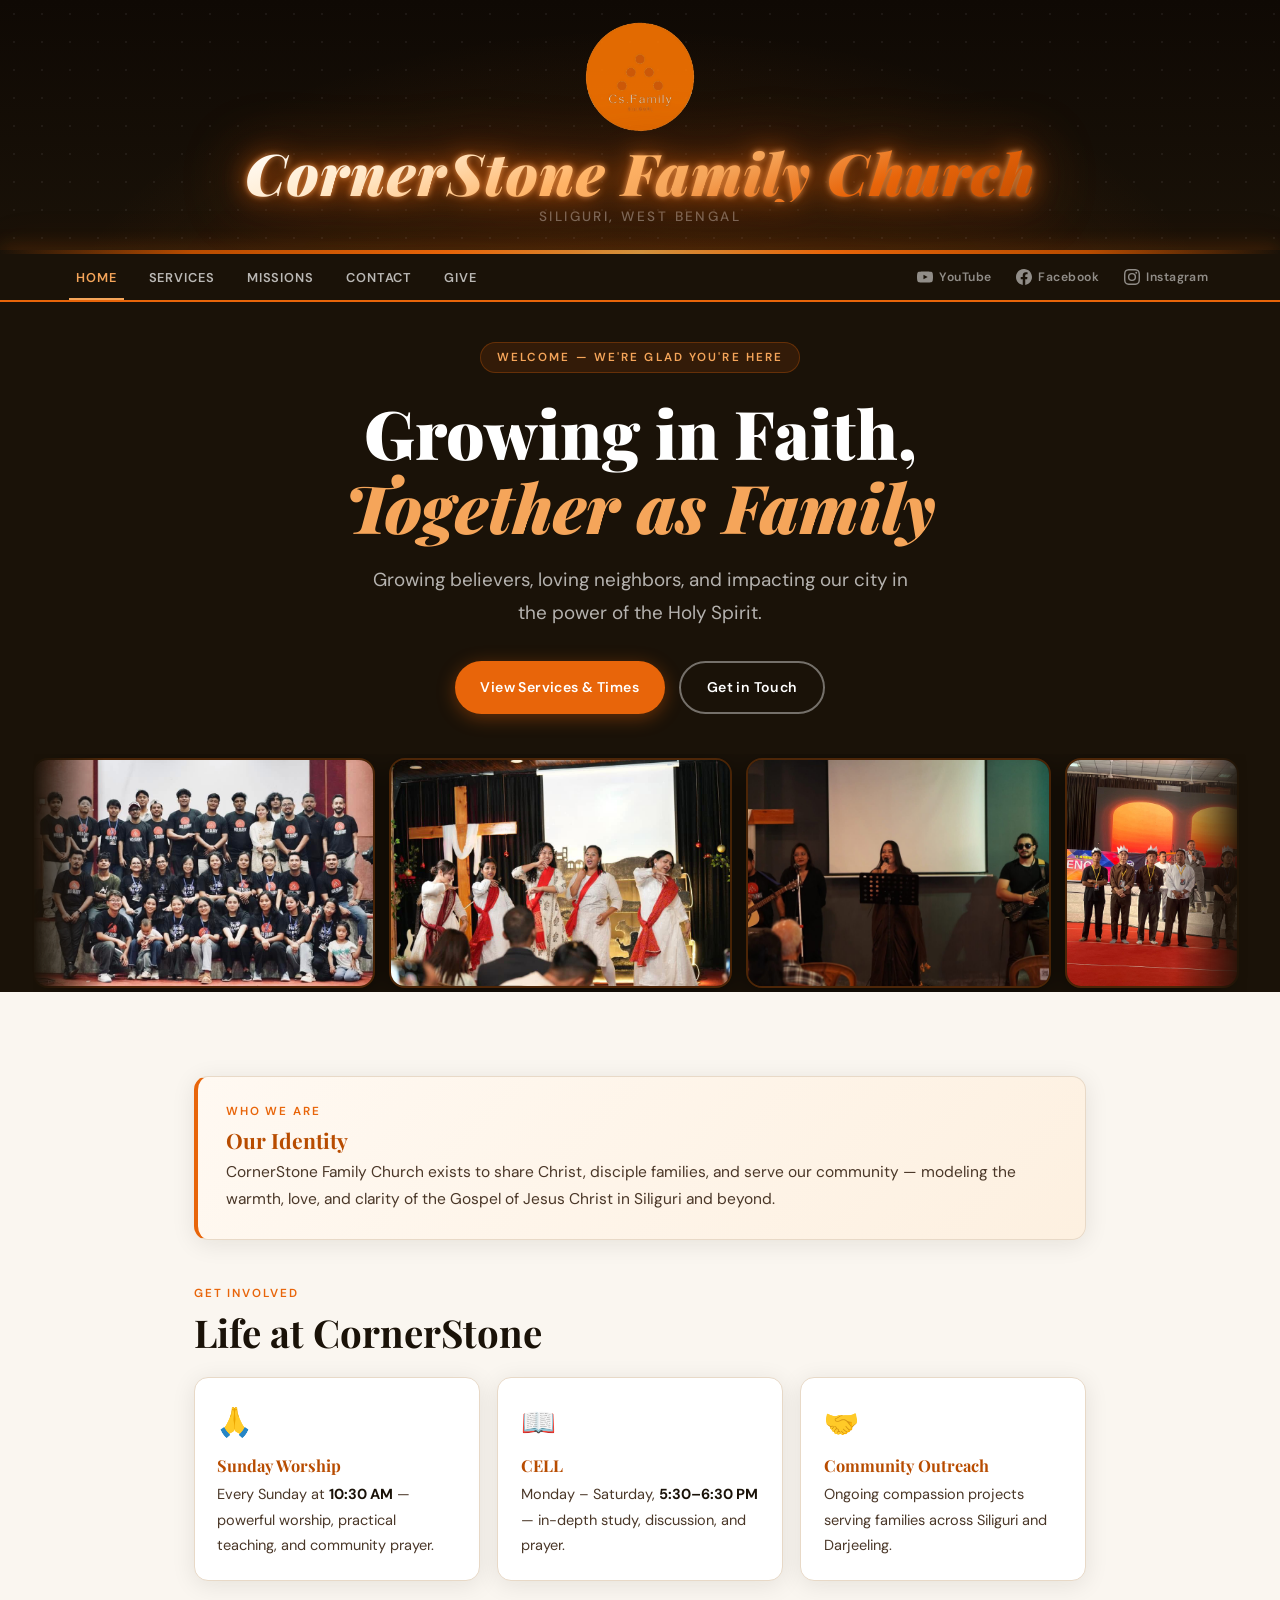
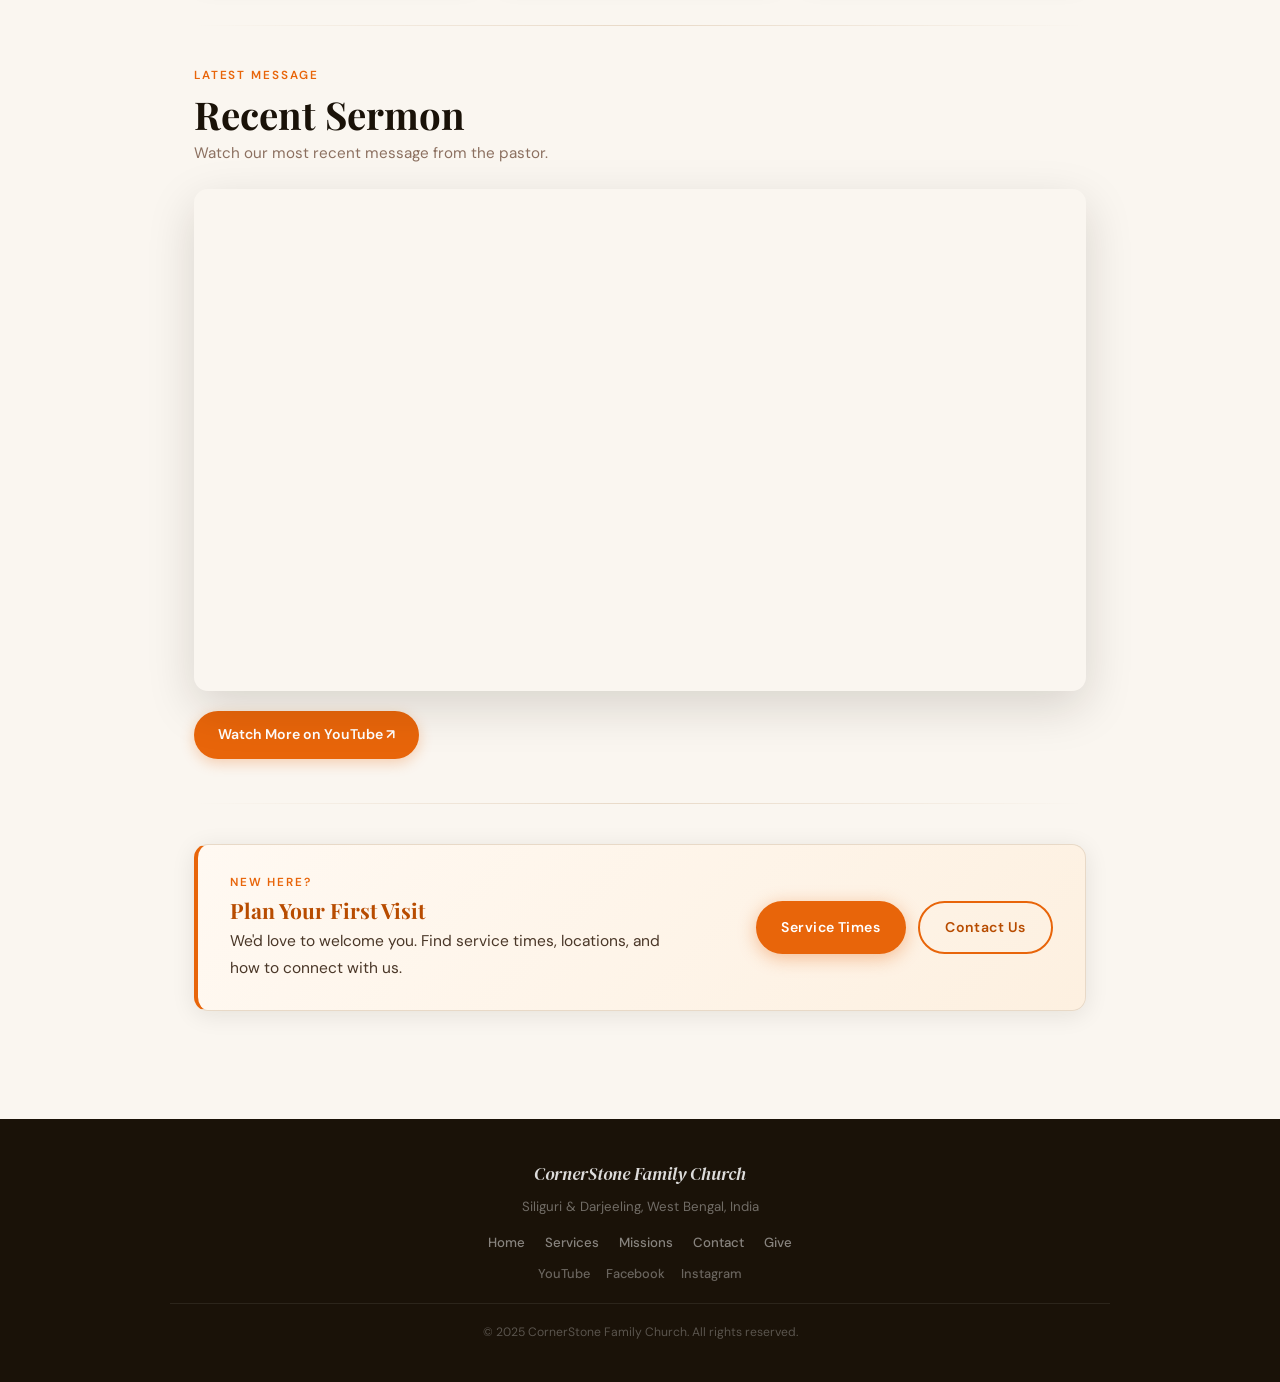
<file: index.html>
<!DOCTYPE html>
<html lang="en">
<head>
  <meta charset="UTF-8">
  <meta name="viewport" content="width=device-width, initial-scale=1.0">
  <title>CornerStone Family Church </title>
  <link rel="stylesheet" href="styles.css">
</head>
<body>

  <header class="site-header">
    <div class="header-inner">
      <img src="corner_stone_church_logo.png" alt="CornerStone Family Logo" class="brand-logo">
      <div class="brand-center">
        <span class="brand-name">CornerStone Family Church</span>
        <span class="brand-tagline">Siliguri, West Bengal</span>
      </div>
    </div>
  </header>

  <section class="hero hero-split">
    <div class="hero-bg"></div>
    <div class="hero-pattern"></div>

    <!-- LEFT: Welcome text -->
    <div class="hero-text">
      <span class="hero-eyebrow">Welcome — We're glad you're here</span>
      <h2>Growing in Faith,<br><em>Together as Family</em></h2>
      <p>Growing believers, loving neighbors, and impacting our city in the power of the Holy Spirit.</p>
      <div class="hero-cta">
        <a href="services.html" class="btn-primary">View Services &amp; Times</a>
        <a href="contact.html" class="secondary btn-outline">Get in Touch</a>
      </div>
    </div>

    <!-- Film strip: two rows, opposite directions -->
    <div class="hero-strip" aria-hidden="true">
      <div class="strip-track">
        <img src="photos/photo-04.jpeg" alt=""><img src="photos/photo-17.jpeg" alt="">
        <img src="photos/photo-21.jpeg" alt=""><img src="photos/photo-26.jpeg" alt="">
        <img src="photos/photo-06.jpeg" alt=""><img src="photos/photo-19.jpeg" alt="">
        <img src="photos/photo-20.jpeg" alt=""><img src="photos/photo-24.jpeg" alt="">
        <img src="photos/photo-25.jpeg" alt="">
        <!-- duplicate for seamless loop -->
        <img src="photos/photo-04.jpeg" alt=""><img src="photos/photo-17.jpeg" alt="">
        <img src="photos/photo-21.jpeg" alt=""><img src="photos/photo-26.jpeg" alt="">
        <img src="photos/photo-06.jpeg" alt=""><img src="photos/photo-19.jpeg" alt="">
        <img src="photos/photo-20.jpeg" alt=""><img src="photos/photo-24.jpeg" alt="">
        <img src="photos/photo-25.jpeg" alt="">
      </div>
    </div>
  </section>

  <main>

    <section class="intro-banner fade-up" id="about">
      <span class="section-label">Who We Are</span>
      <h3>Our Identity</h3>
      <p>CornerStone Family Church exists to share Christ, disciple families, and serve our community — modeling the warmth, love, and clarity of the Gospel of Jesus Christ in Siliguri and beyond.</p>
    </section>

    <section class="fade-up">
      <div class="section-heading">
        <span class="section-label">Get Involved</span>
        <h2>Life at CornerStone</h2>
      </div>
      <div class="section-cards" data-stagger>
        <article class="section-card fade-up">
          <span class="card-icon">🙏</span>
          <h3>Sunday Worship</h3>
          <p>Every Sunday at <strong>10:30 AM</strong> — powerful worship, practical teaching, and community prayer.</p>
        </article>
        <article class="section-card fade-up">
          <span class="card-icon">📖</span>
          <h3>CELL</h3>
          <p>Monday – Saturday, <strong>5:30–6:30 PM</strong> — in-depth study, discussion, and prayer.</p>
        </article>
        <article class="section-card fade-up">
          <span class="card-icon">🤝</span>
          <h3>Community Outreach</h3>
          <p>Ongoing compassion projects serving families across Siliguri and Darjeeling.</p>
        </article>
      </div>
    </section>

    <div class="divider"></div>

    <section id="latest-sermon" class="fade-up">
      <div class="section-heading">
        <span class="section-label">Latest Message</span>
        <h2>Recent Sermon</h2>
        <p>Watch our most recent message from the pastor.</p>
      </div>
      <div class="video-container">
        <iframe src="https://www.youtube.com/embed/qU7ItYYKHHY" title="Latest Sermon"
          allow="accelerometer; autoplay; clipboard-write; encrypted-media; gyroscope; picture-in-picture; web-share"
          allowfullscreen></iframe>
      </div>
      <div class="section-action">
        <a href="https://www.youtube.com/@CORNERSTONEFAMILYSILIGURI" target="_blank" rel="noopener">Watch More on YouTube ↗</a>
      </div>
    </section>

    <div class="divider"></div>

    <section class="cta-banner fade-up">
      <div class="cta-banner-text">
        <span class="section-label">New Here?</span>
        <h3>Plan Your First Visit</h3>
        <p>We'd love to welcome you. Find service times, locations, and how to connect with us.</p>
      </div>
      <div class="cta-banner-actions">
        <a href="services.html" class="btn btn-primary">Service Times</a>
        <a href="contact.html" class="btn btn-ghost">Contact Us</a>
      </div>
    </section>

  </main>

  <footer>
    <div class="footer-inner">
      <div class="footer-brand">CornerStone Family Church</div>
      <p style="font-size:.83rem; margin:.35rem 0 0; color:rgba(255,255,255,.38);">Siliguri &amp; Darjeeling, West Bengal, India</p>
      <div class="footer-links">
        <a href="index.html">Home</a>
        <a href="services.html">Services</a>
        <a href="mission.html">Missions</a>
        <a href="contact.html">Contact</a>
        <a href="give.html">Give</a>
      </div>
      <div class="footer-social">
        <a href="https://www.youtube.com/@CORNERSTONEFAMILYSILIGURI" target="_blank" rel="noopener">YouTube</a>
        <a href="https://www.facebook.com/profile.php?id=61554645342227" target="_blank" rel="noopener">Facebook</a>
        <a href="https://www.instagram.com/cornerstone_family_siliguri/" target="_blank" rel="noopener">Instagram</a>
      </div>
      <div class="footer-bottom">&copy; 2025 CornerStone Family Church. All rights reserved.</div>
    </div>
  </footer>

  <script src="nav.js"></script>
</body>
</html>
</file>
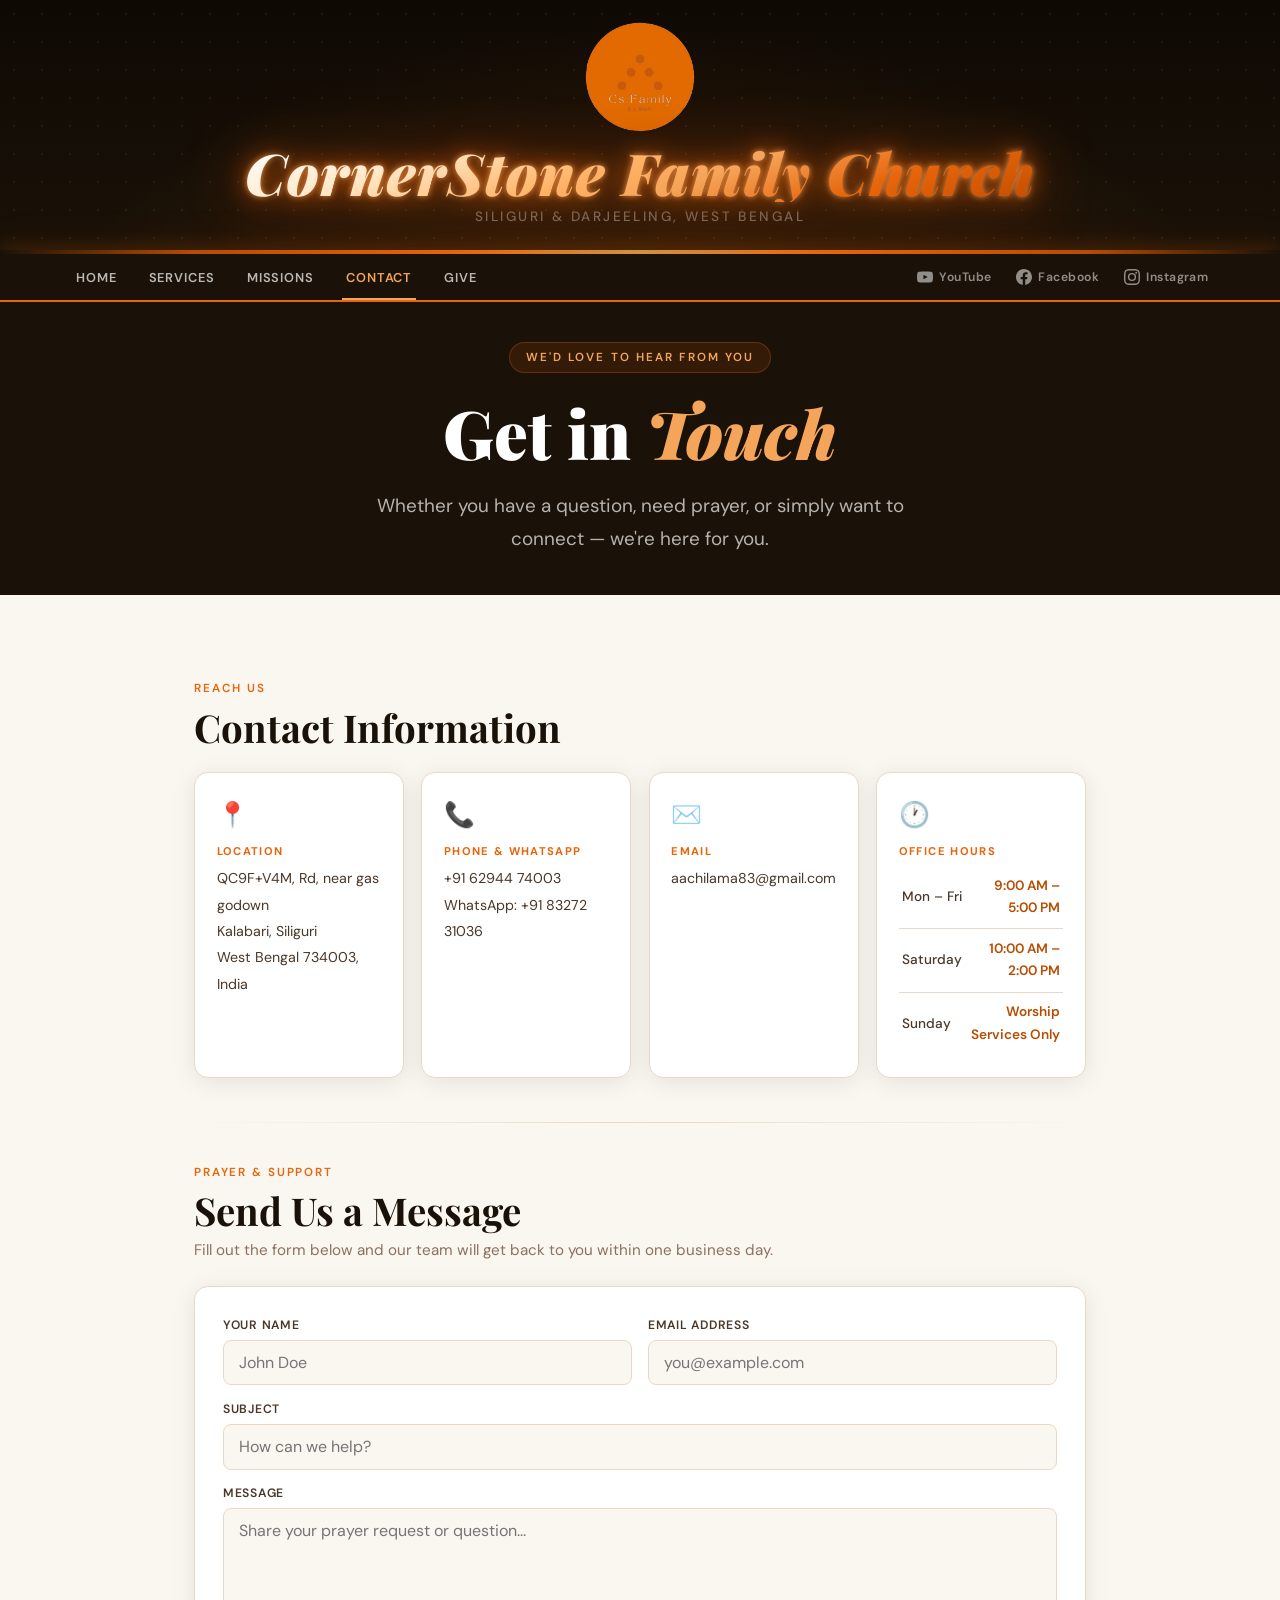
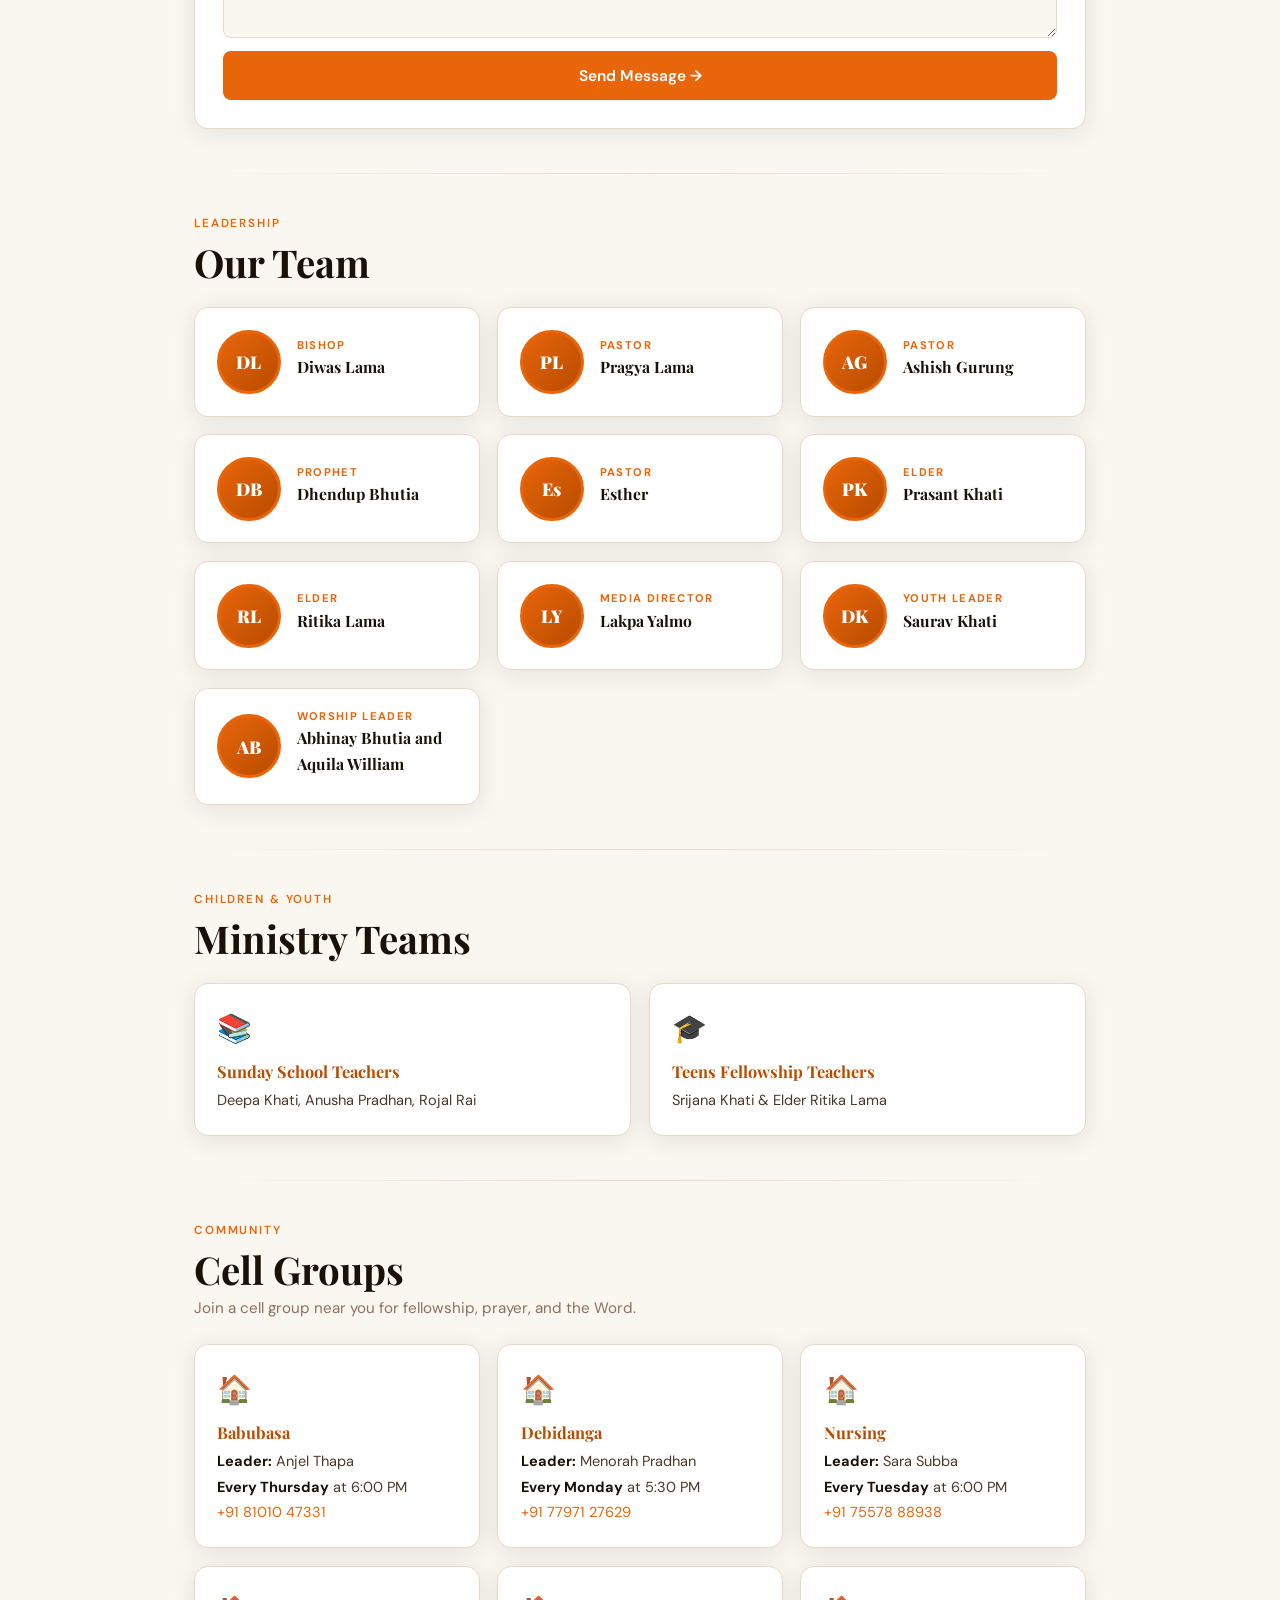
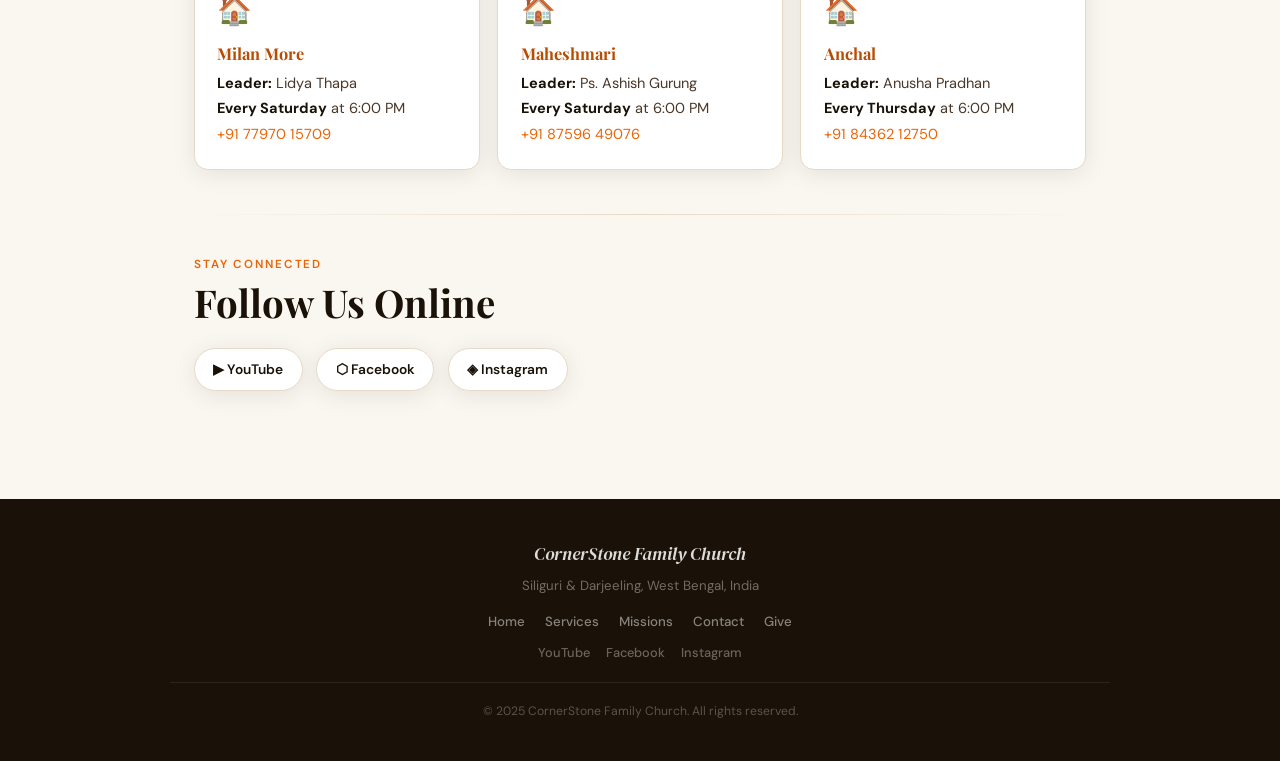
<file: contact.html>
<!DOCTYPE html>
<html lang="en">
<head>
  <meta charset="UTF-8">
  <meta name="viewport" content="width=device-width, initial-scale=1.0">
  <title>Contact Us — CornerStone Family Church</title>
  <link rel="stylesheet" href="styles.css">
</head>
<body>

  <header class="site-header">
    <div class="header-inner">
      <img src="corner_stone_church_logo.png" alt="CornerStone Family Logo" class="brand-logo">
      <div class="brand-center">
        <span class="brand-name">CornerStone Family Church</span>
        <span class="brand-tagline">Siliguri &amp; Darjeeling, West Bengal</span>
      </div>
    </div>
  </header>

  <section class="hero hero-sub">
    <div class="hero-bg"></div>
    <div class="hero-pattern"></div>
    <span class="hero-eyebrow">We'd Love to Hear from You</span>
    <h2>Get in <em>Touch</em></h2>
    <p>Whether you have a question, need prayer, or simply want to connect — we're here for you.</p>
  </section>

  <main>

    <!-- CONTACT INFO -->
    <section class="fade-up">
      <div class="section-heading">
        <span class="section-label">Reach Us</span>
        <h2>Contact Information</h2>
      </div>
      <div class="info-grid" data-stagger>
        <div class="info-card fade-up">
          <span class="info-icon">📍</span>
          <h3>Location</h3>
          <p>QC9F+V4M, Rd, near gas godown<br>Kalabari, Siliguri<br>West Bengal 734003, India</p>
        </div>
        <div class="info-card fade-up">
          <span class="info-icon">📞</span>
          <h3>Phone &amp; WhatsApp</h3>
          <p>
            <a href="tel:+916294474003">+91 62944 74003</a><br>
            WhatsApp: <a href="https://wa.me/918327231036">+91 83272 31036</a>
          </p>
        </div>
        <div class="info-card fade-up">
          <span class="info-icon">✉️</span>
          <h3>Email</h3>
          <p><a href="mailto:aachilama83@gmail.com">aachilama83@gmail.com</a></p>
        </div>
        <div class="info-card fade-up">
          <span class="info-icon">🕐</span>
          <h3>Office Hours</h3>
          <table class="hours-table">
            <tr><td>Mon – Fri</td><td>9:00 AM – 5:00 PM</td></tr>
            <tr><td>Saturday</td><td>10:00 AM – 2:00 PM</td></tr>
            <tr><td>Sunday</td><td>Worship Services Only</td></tr>
          </table>
        </div>
      </div>
    </section>

    <div class="divider"></div>

    <!-- MESSAGE FORM -->
    <section class="fade-up" id="write">
      <div class="section-heading">
        <span class="section-label">Prayer &amp; Support</span>
        <h2>Send Us a Message</h2>
        <p>Fill out the form below and our team will get back to you within one business day.</p>
      </div>
      <div class="contact-form">
        <form action="mailto:aachilama83@gmail.com" method="POST" enctype="text/plain">
          <div class="form-row">
            <div class="form-group">
              <label for="name">Your Name</label>
              <input type="text" id="name" name="name" placeholder="John Doe" required>
            </div>
            <div class="form-group">
              <label for="email">Email Address</label>
              <input type="email" id="email" name="email" placeholder="you@example.com" required>
            </div>
          </div>
          <div class="form-group">
            <label for="subject">Subject</label>
            <input type="text" id="subject" name="subject" placeholder="How can we help?">
          </div>
          <div class="form-group">
            <label for="message">Message</label>
            <textarea id="message" name="message" rows="5" placeholder="Share your prayer request or question..." required></textarea>
          </div>
          <button type="submit" class="form-submit">Send Message →</button>
        </form>
      </div>
    </section>

    <div class="divider"></div>

    <!-- LEADERSHIP -->
    <section class="fade-up" id="leadership">
      <div class="section-heading">
        <span class="section-label">Leadership</span>
        <h2>Our Team</h2>
      </div>
      <div class="leader-grid" data-stagger>
        <article class="leader-card fade-up">
          <div class="leader-avatar">DL</div>
          <div class="leader-card-content">
            <h3>Bishop</h3>
            <span class="leader-name">Diwas Lama</span>
          </div>
        </article>
        <article class="leader-card fade-up">
          <div class="leader-avatar">PL</div>
          <div class="leader-card-content">
            <h3>Pastor</h3>
            <span class="leader-name">Pragya Lama</span>
          </div>
        </article>
        <article class="leader-card fade-up">
          <div class="leader-avatar">AG</div>
          <div class="leader-card-content">
            <h3>Pastor</h3>
            <span class="leader-name">Ashish Gurung</span>
          </div>
        </article>
        <article class="leader-card fade-up">
          <div class="leader-avatar">DB</div>
          <div class="leader-card-content">
            <h3>Prophet</h3>
            <span class="leader-name">Dhendup Bhutia</span>
          </div>
        </article>
        <article class="leader-card fade-up">
          <div class="leader-avatar">Es</div>
          <div class="leader-card-content">
            <h3>Pastor</h3>
            <span class="leader-name">Esther</span>
          </div>
        </article>
        <article class="leader-card fade-up">
          <div class="leader-avatar">PK</div>
          <div class="leader-card-content">
            <h3>Elder</h3>
            <span class="leader-name">Prasant Khati</span>
          </div>
        </article>
        <article class="leader-card fade-up">
          <div class="leader-avatar">RL</div>
          <div class="leader-card-content">
            <h3>Elder</h3>
            <span class="leader-name">Ritika Lama</span>
          </div>
        </article>
        <article class="leader-card fade-up">
          <div class="leader-avatar">LY</div>
          <div class="leader-card-content">
            <h3>Media Director</h3>
            <span class="leader-name">Lakpa Yalmo</span>
          </div>
        </article>
        <article class="leader-card fade-up">
          <div class="leader-avatar">DK</div>
          <div class="leader-card-content">
            <h3>Youth Leader</h3>
            <span class="leader-name">Saurav Khati</span>
          </div>
        </article>
        <article class="leader-card fade-up">
          <div class="leader-avatar">AB</div>
          <div class="leader-card-content">
            <h3>Worship Leader</h3>
            <span class="leader-name">Abhinay Bhutia and Aquila William</span>
          </div>
        </article>
      </div>
    </section>

    <div class="divider"></div>

    <!-- SUNDAY SCHOOL & TEENS -->
    <section class="fade-up" id="ministries">
      <div class="section-heading">
        <span class="section-label">Children &amp; Youth</span>
        <h2>Ministry Teams</h2>
      </div>
      <div class="section-cards" data-stagger>
        <article class="section-card fade-up">
          <span class="card-icon">📚</span>
          <h3>Sunday School Teachers</h3>
          <p>Deepa Khati, Anusha Pradhan, Rojal Rai</p>
        </article>
        <article class="section-card fade-up">
          <span class="card-icon">🎓</span>
          <h3>Teens Fellowship Teachers</h3>
          <p>Srijana Khati &amp; Elder Ritika Lama</p>
        </article>
      </div>
    </section>

    <div class="divider"></div>

    <!-- CELL GROUPS -->
    <section class="fade-up" id="cell-groups">
      <div class="section-heading">
        <span class="section-label">Community</span>
        <h2>Cell Groups</h2>
        <p>Join a cell group near you for fellowship, prayer, and the Word.</p>
      </div>
      <div class="section-cards" data-stagger>
        <article class="section-card fade-up">
          <span class="card-icon">🏠</span>
          <h3>Babubasa</h3>
          <p><strong>Leader:</strong> Anjel Thapa<br>
          <strong>Every Thursday</strong> at 6:00 PM<br>
          <a href="tel:+918101047331">+91 81010 47331</a></p>
        </article>
        <article class="section-card fade-up">
          <span class="card-icon">🏠</span>
          <h3>Debidanga</h3>
          <p><strong>Leader:</strong> Menorah Pradhan<br>
          <strong>Every Monday</strong> at 5:30 PM<br>
          <a href="tel:+917797127629">+91 77971 27629</a></p>
        </article>
        <article class="section-card fade-up">
          <span class="card-icon">🏠</span>
          <h3>Nursing</h3>
          <p><strong>Leader:</strong> Sara Subba<br>
          <strong>Every Tuesday</strong> at 6:00 PM<br>
          <a href="tel:+917557888938">+91 75578 88938</a></p>
        </article>
        <article class="section-card fade-up">
          <span class="card-icon">🏠</span>
          <h3>Milan More</h3>
          <p><strong>Leader:</strong> Lidya Thapa<br>
          <strong>Every Saturday</strong> at 6:00 PM<br>
          <a href="tel:+917797015709">+91 77970 15709</a></p>
        </article>
        <article class="section-card fade-up">
          <span class="card-icon">🏠</span>
          <h3>Maheshmari</h3>
          <p><strong>Leader:</strong> Ps. Ashish Gurung<br>
          <strong>Every Saturday</strong> at 6:00 PM<br>
          <a href="tel:+918759649076">+91 87596 49076</a></p>
        </article>
        <article class="section-card fade-up">
          <span class="card-icon">🏠</span>
          <h3>Anchal</h3>
          <p><strong>Leader:</strong> Anusha Pradhan<br>
          <strong>Every Thursday</strong> at 6:00 PM<br>
          <a href="tel:+918436212750">+91 84362 12750</a></p>
        </article>
      </div>
    </section>

    <div class="divider"></div>

    <!-- SOCIAL -->
    <section class="fade-up" id="social">
      <div class="section-heading">
        <span class="section-label">Stay Connected</span>
        <h2>Follow Us Online</h2>
      </div>
      <div class="social-links">
        <a href="https://www.youtube.com/@CORNERSTONEFAMILYSILIGURI" target="_blank" rel="noopener" class="social-link">
          ▶ YouTube
        </a>
        <a href="https://www.facebook.com/profile.php?id=61554645342227" target="_blank" rel="noopener" class="social-link">
          ⬡ Facebook
        </a>
        <a href="https://www.instagram.com/cornerstone_family_siliguri/" target="_blank" rel="noopener" class="social-link">
          ◈ Instagram
        </a>
      </div>
    </section>

  </main>

  <footer>
    <div class="footer-inner">
      <div class="footer-brand">CornerStone Family Church</div>
      <p style="font-size:.83rem; margin:.35rem 0 0; color:rgba(255,255,255,.38);">Siliguri &amp; Darjeeling, West Bengal, India</p>
      <div class="footer-links">
        <a href="index.html">Home</a>
        <a href="services.html">Services</a>
        <a href="mission.html">Missions</a>
        <a href="contact.html">Contact</a>
        <a href="give.html">Give</a>
      </div>
      <div class="footer-social">
        <a href="https://www.youtube.com/@CORNERSTONEFAMILYSILIGURI" target="_blank" rel="noopener">YouTube</a>
        <a href="https://www.facebook.com/profile.php?id=61554645342227" target="_blank" rel="noopener">Facebook</a>
        <a href="https://www.instagram.com/cornerstone_family_siliguri/" target="_blank" rel="noopener">Instagram</a>
      </div>
      <div class="footer-bottom">&copy; 2025 CornerStone Family Church. All rights reserved.</div>
    </div>
  </footer>

  <script src="nav.js"></script>
</body>
</html>
</file>
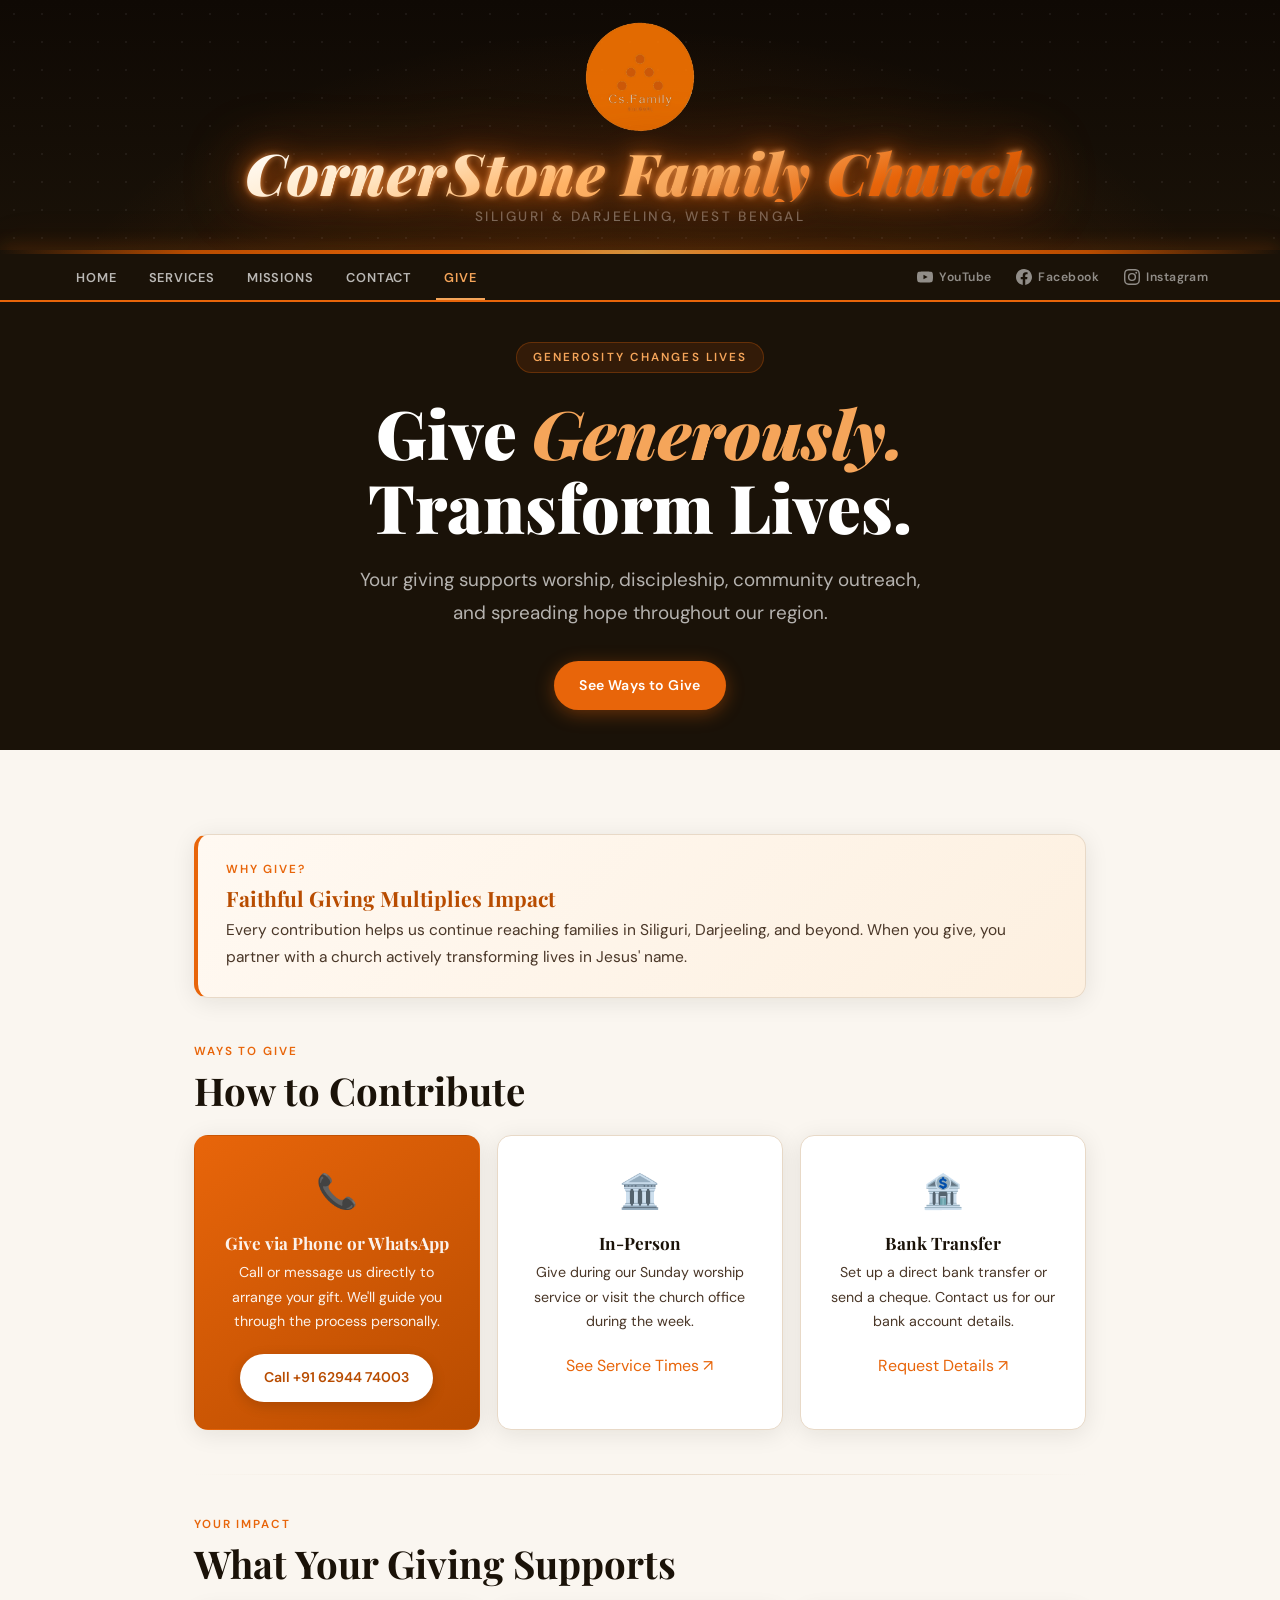
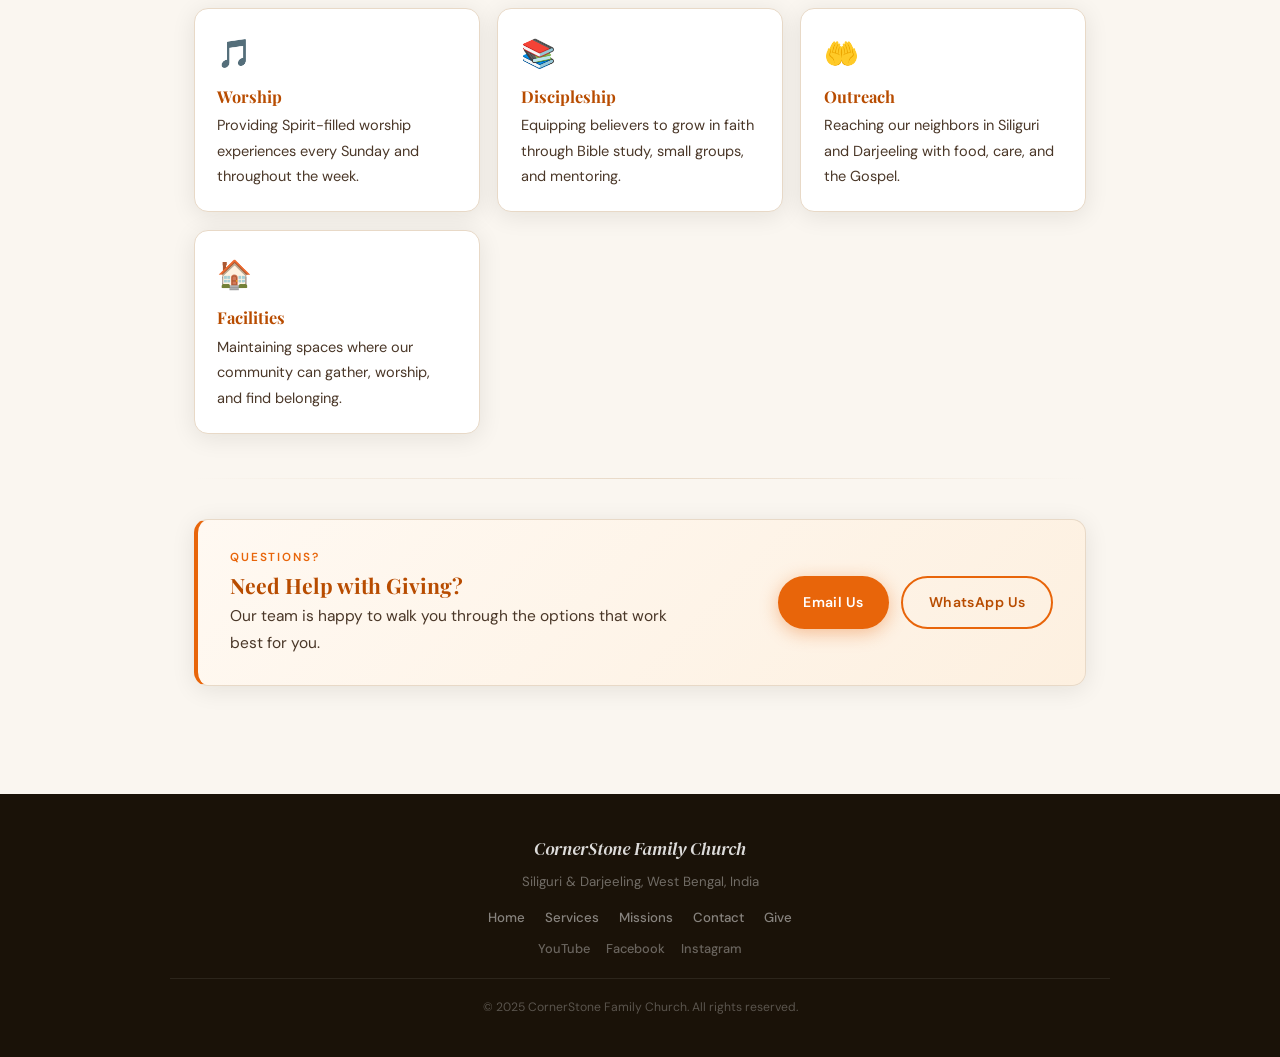
<file: give.html>
<!DOCTYPE html>
<html lang="en">
<head>
  <meta charset="UTF-8">
  <meta name="viewport" content="width=device-width, initial-scale=1.0">
  <title>Give — CornerStone Family Church</title>
  <link rel="stylesheet" href="styles.css">
</head>
<body>

  <header class="site-header">
    <div class="header-inner">
      <img src="corner_stone_church_logo.png" alt="CornerStone Family Logo" class="brand-logo">
      <div class="brand-center">
        <span class="brand-name">CornerStone Family Church</span>
        <span class="brand-tagline">Siliguri &amp; Darjeeling, West Bengal</span>
      </div>
    </div>
  </header>

  <section class="hero hero-sub">
    <div class="hero-bg"></div>
    <div class="hero-pattern"></div>
    <span class="hero-eyebrow">Generosity Changes Lives</span>
    <h2>Give <em>Generously.</em><br>Transform Lives.</h2>
    <p>Your giving supports worship, discipleship, community outreach, and spreading hope throughout our region.</p>
    <div class="hero-cta">
      <a href="#give-options" class="btn-primary">See Ways to Give</a>
    </div>
  </section>

  <main>

    <section class="intro-banner fade-up" id="why-give">
      <span class="section-label">Why Give?</span>
      <h3>Faithful Giving Multiplies Impact</h3>
      <p>Every contribution helps us continue reaching families in Siliguri, Darjeeling, and beyond. When you give, you partner with a church actively transforming lives in Jesus' name.</p>
    </section>

    <!-- GIVING OPTIONS -->
    <section class="fade-up" id="give-options">
      <div class="section-heading">
        <span class="section-label">Ways to Give</span>
        <h2>How to Contribute</h2>
      </div>
      <div class="give-grid" data-stagger>

        <div class="give-card give-highlight fade-up">
          <span class="give-icon">📞</span>
          <h3>Give via Phone or WhatsApp</h3>
          <p>Call or message us directly to arrange your gift. We'll guide you through the process personally.</p>
          <div class="section-action">
            <a href="tel:+916294474003" style="background:#fff; color:var(--brand-dark); box-shadow:0 4px 14px rgba(0,0,0,.15);">Call +91 62944 74003</a>
          </div>
        </div>

        <div class="give-card fade-up">
          <span class="give-icon">🏛️</span>
          <h3>In-Person</h3>
          <p>Give during our Sunday worship service or visit the church office during the week.</p>
          <a href="services.html" class="card-action">See Service Times ↗</a>
        </div>

        <div class="give-card fade-up">
          <span class="give-icon">🏦</span>
          <h3>Bank Transfer</h3>
          <p>Set up a direct bank transfer or send a cheque. Contact us for our bank account details.</p>
          <a href="contact.html" class="card-action">Request Details ↗</a>
        </div>

      </div>
    </section>

    <div class="divider"></div>

    <!-- IMPACT -->
    <section class="fade-up">
      <div class="section-heading">
        <span class="section-label">Your Impact</span>
        <h2>What Your Giving Supports</h2>
      </div>
      <div class="section-cards" data-stagger>
        <article class="section-card fade-up">
          <span class="card-icon">🎵</span>
          <h3>Worship</h3>
          <p>Providing Spirit-filled worship experiences every Sunday and throughout the week.</p>
        </article>
        <article class="section-card fade-up">
          <span class="card-icon">📚</span>
          <h3>Discipleship</h3>
          <p>Equipping believers to grow in faith through Bible study, small groups, and mentoring.</p>
        </article>
        <article class="section-card fade-up">
          <span class="card-icon">🤲</span>
          <h3>Outreach</h3>
          <p>Reaching our neighbors in Siliguri and Darjeeling with food, care, and the Gospel.</p>
        </article>
        <article class="section-card fade-up">
          <span class="card-icon">🏠</span>
          <h3>Facilities</h3>
          <p>Maintaining spaces where our community can gather, worship, and find belonging.</p>
        </article>
      </div>
    </section>

    <div class="divider"></div>

    <section class="cta-banner fade-up">
      <div class="cta-banner-text">
        <span class="section-label">Questions?</span>
        <h3>Need Help with Giving?</h3>
        <p>Our team is happy to walk you through the options that work best for you.</p>
      </div>
      <div class="cta-banner-actions">
        <a href="mailto:aachilama83@gmail.com" class="btn btn-primary">Email Us</a>
        <a href="https://wa.me/918327231036" target="_blank" rel="noopener" class="btn btn-ghost">WhatsApp Us</a>
      </div>
    </section>

  </main>

  <footer>
    <div class="footer-inner">
      <div class="footer-brand">CornerStone Family Church</div>
      <p style="font-size:.83rem; margin:.35rem 0 0; color:rgba(255,255,255,.38);">Siliguri &amp; Darjeeling, West Bengal, India</p>
      <div class="footer-links">
        <a href="index.html">Home</a>
        <a href="services.html">Services</a>
        <a href="mission.html">Missions</a>
        <a href="contact.html">Contact</a>
        <a href="give.html">Give</a>
      </div>
      <div class="footer-social">
        <a href="https://www.youtube.com/@CornerSTONEFAMILYSILIGURI" target="_blank" rel="noopener">YouTube</a>
        <a href="https://www.facebook.com/profile.php?id=61554645342227" target="_blank" rel="noopener">Facebook</a>
        <a href="https://www.instagram.com/Cornerstone_family_siliguri/" target="_blank" rel="noopener">Instagram</a>
      </div>
      <div class="footer-bottom">&copy; 2025 CornerStone Family Church. All rights reserved.</div>
    </div>
  </footer>

  <script src="nav.js"></script>
</body>
</html>
</file>
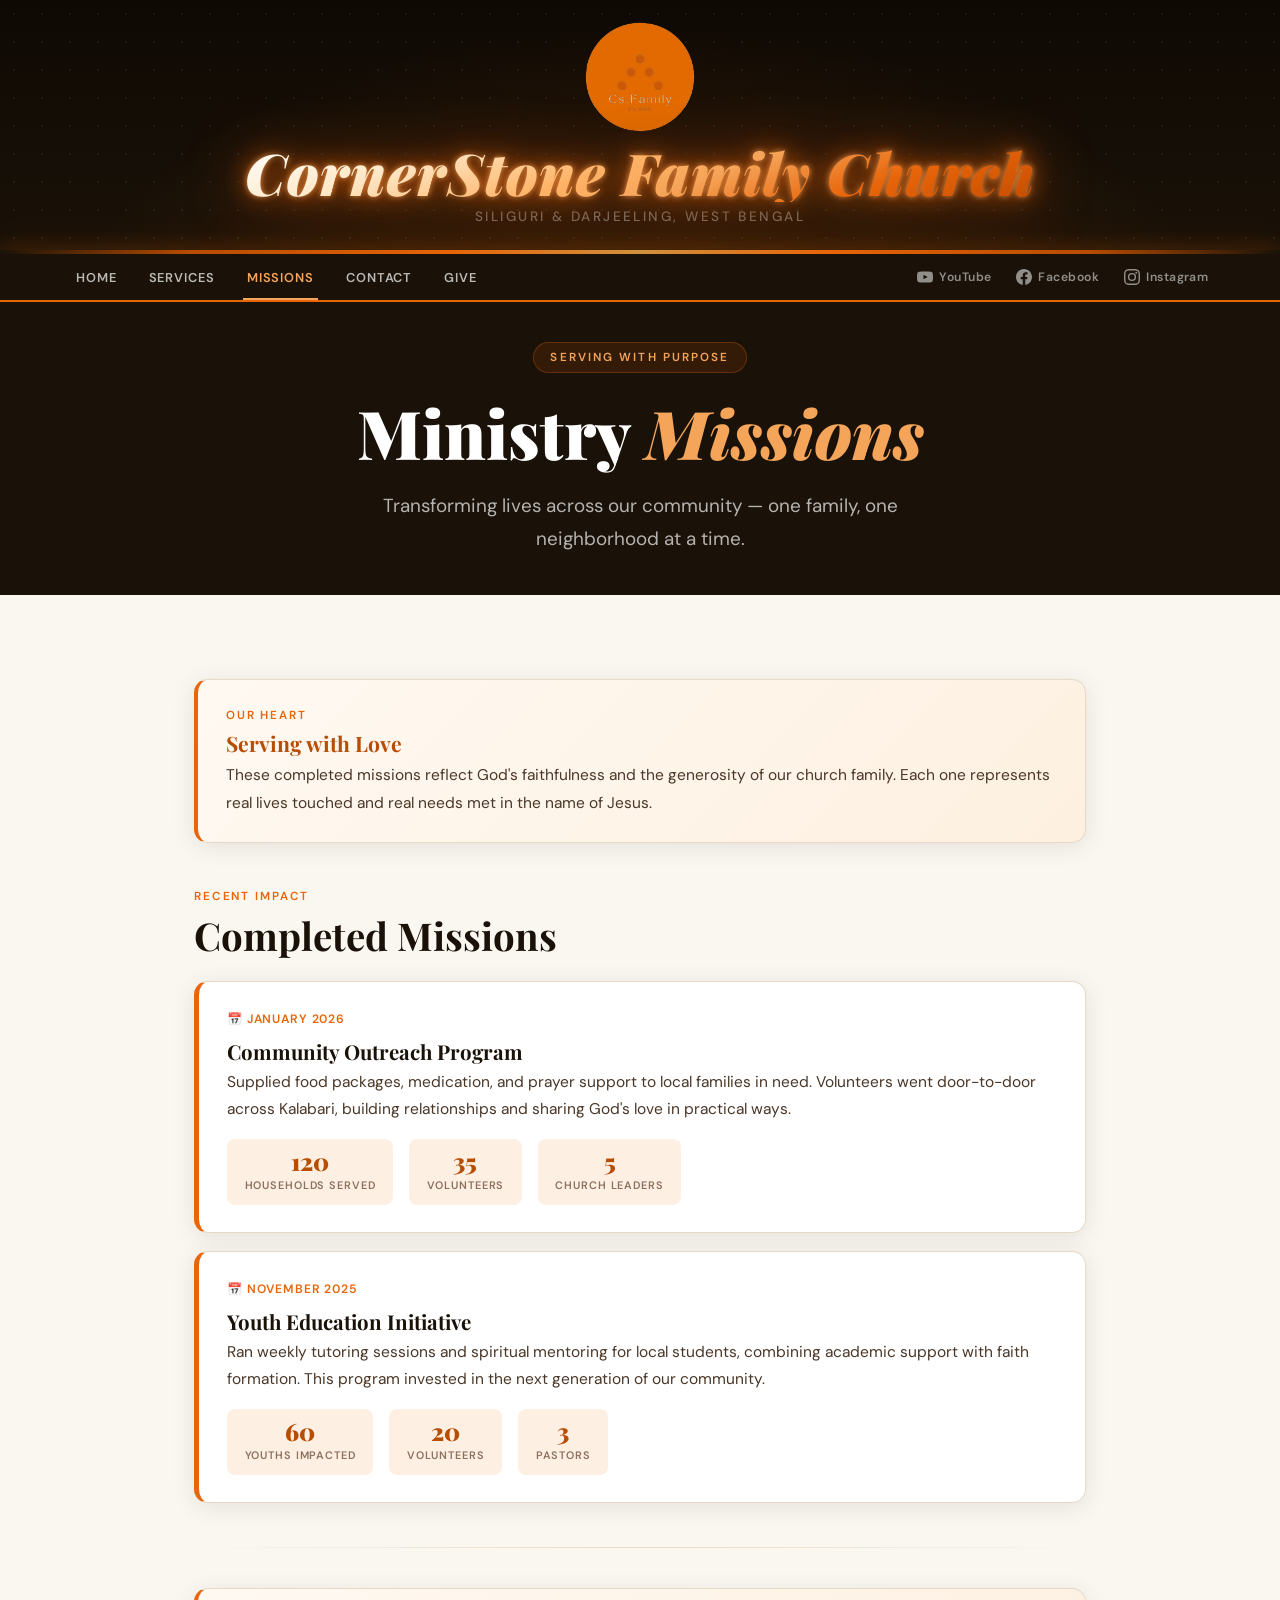
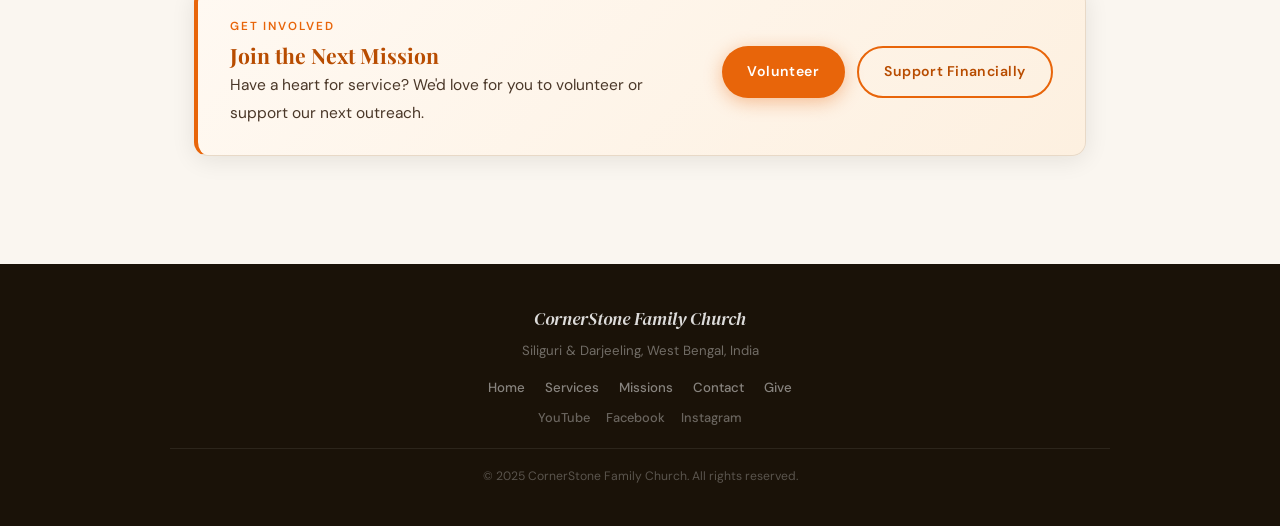
<file: mission.html>
<!DOCTYPE html>
<html lang="en">
<head>
  <meta charset="UTF-8">
  <meta name="viewport" content="width=device-width, initial-scale=1.0">
  <title>Ministry Missions — CornerStone Family Church</title>
  <link rel="stylesheet" href="styles.css">
</head>
<body>

  <header class="site-header">
    <div class="header-inner">
      <img src="corner_stone_church_logo.png" alt="CornerStone Family Logo" class="brand-logo">
      <div class="brand-center">
        <span class="brand-name">CornerStone Family Church</span>
        <span class="brand-tagline">Siliguri &amp; Darjeeling, West Bengal</span>
      </div>
    </div>
  </header>

  <section class="hero hero-sub">
    <div class="hero-bg"></div>
    <div class="hero-pattern"></div>
    <span class="hero-eyebrow">Serving With Purpose</span>
    <h2>Ministry <em>Missions</em></h2>
    <p>Transforming lives across our community — one family, one neighborhood at a time.</p>
  </section>

  <main>

    <section class="intro-banner fade-up">
      <span class="section-label">Our Heart</span>
      <h3>Serving with Love</h3>
      <p>These completed missions reflect God's faithfulness and the generosity of our church family. Each one represents real lives touched and real needs met in the name of Jesus.</p>
    </section>

    <section class="fade-up">
      <div class="section-heading">
        <span class="section-label">Recent Impact</span>
        <h2>Completed Missions</h2>
      </div>

      <div class="mission-card fade-up">
        <p class="mission-date">📅 January 2026</p>
        <h2>Community Outreach Program</h2>
        <p>Supplied food packages, medication, and prayer support to local families in need. Volunteers went door-to-door across Kalabari, building relationships and sharing God's love in practical ways.</p>
        <div class="mission-stats">
          <div class="mission-stat">
            <span class="stat-num">120</span>
            <span class="stat-label">Households Served</span>
          </div>
          <div class="mission-stat">
            <span class="stat-num">35</span>
            <span class="stat-label">Volunteers</span>
          </div>
          <div class="mission-stat">
            <span class="stat-num">5</span>
            <span class="stat-label">Church Leaders</span>
          </div>
        </div>
      </div>

      <div class="mission-card fade-up">
        <p class="mission-date">📅 November 2025</p>
        <h2>Youth Education Initiative</h2>
        <p>Ran weekly tutoring sessions and spiritual mentoring for local students, combining academic support with faith formation. This program invested in the next generation of our community.</p>
        <div class="mission-stats">
          <div class="mission-stat">
            <span class="stat-num">60</span>
            <span class="stat-label">Youths Impacted</span>
          </div>
          <div class="mission-stat">
            <span class="stat-num">20</span>
            <span class="stat-label">Volunteers</span>
          </div>
          <div class="mission-stat">
            <span class="stat-num">3</span>
            <span class="stat-label">Pastors</span>
          </div>
        </div>
      </div>
    </section>

    <div class="divider"></div>

    <section class="cta-banner fade-up">
      <div class="cta-banner-text">
        <span class="section-label">Get Involved</span>
        <h3>Join the Next Mission</h3>
        <p>Have a heart for service? We'd love for you to volunteer or support our next outreach.</p>
      </div>
      <div class="cta-banner-actions">
        <a href="contact.html" class="btn btn-primary">Volunteer</a>
        <a href="give.html" class="btn btn-ghost">Support Financially</a>
      </div>
    </section>

  </main>

  <footer>
    <div class="footer-inner">
      <div class="footer-brand">CornerStone Family Church</div>
      <p style="font-size:.83rem; margin:.35rem 0 0; color:rgba(255,255,255,.38);">Siliguri &amp; Darjeeling, West Bengal, India</p>
      <div class="footer-links">
        <a href="index.html">Home</a>
        <a href="services.html">Services</a>
        <a href="mission.html">Missions</a>
        <a href="contact.html">Contact</a>
        <a href="give.html">Give</a>
      </div>
      <div class="footer-social">
        <a href="https://www.youtube.com/@CORNERSTONEFAMILYSILIGURI" target="_blank" rel="noopener">YouTube</a>
        <a href="https://www.facebook.com/profile.php?id=61554645342227" target="_blank" rel="noopener">Facebook</a>
        <a href="https://www.instagram.com/cornerstone_family_siliguri/" target="_blank" rel="noopener">Instagram</a>
      </div>
      <div class="footer-bottom">&copy; 2025 CornerStone Family Church. All rights reserved.</div>
    </div>
  </footer>

  <script src="nav.js"></script>
</body>
</html>
</file>
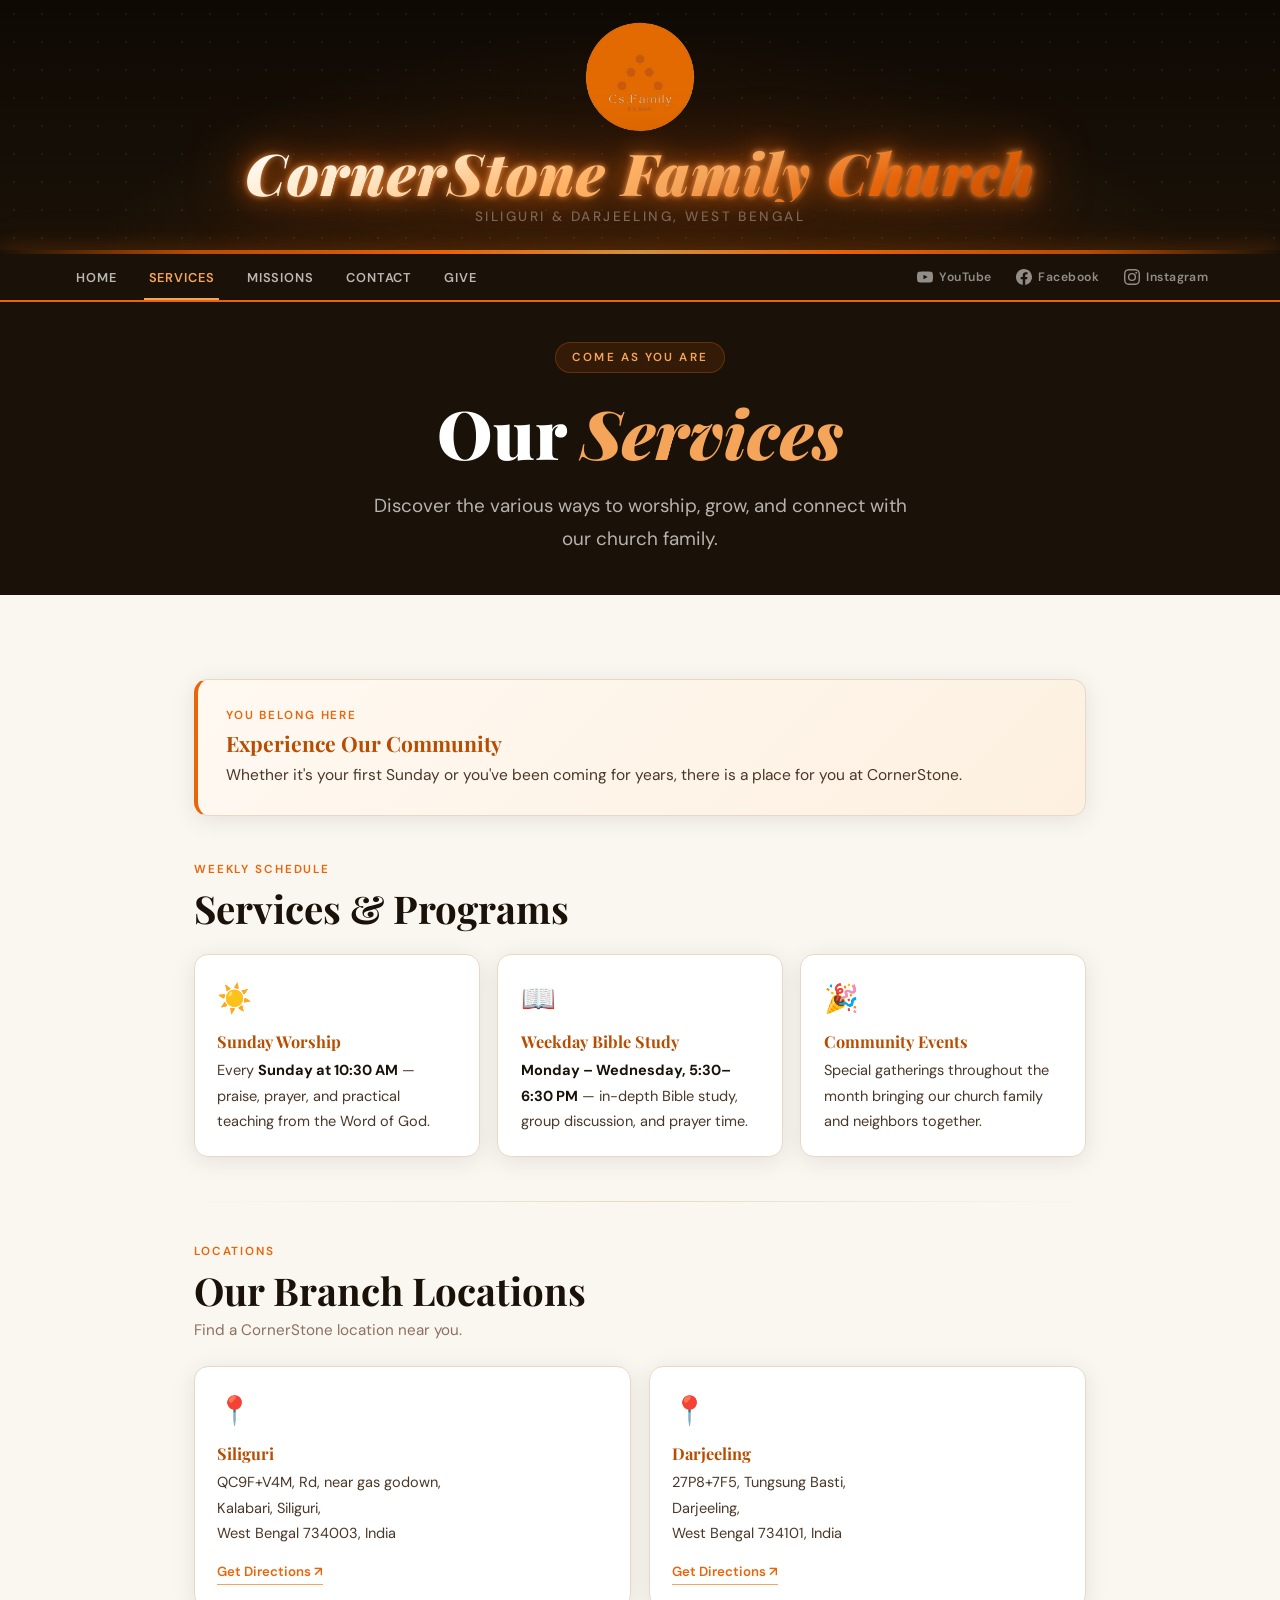
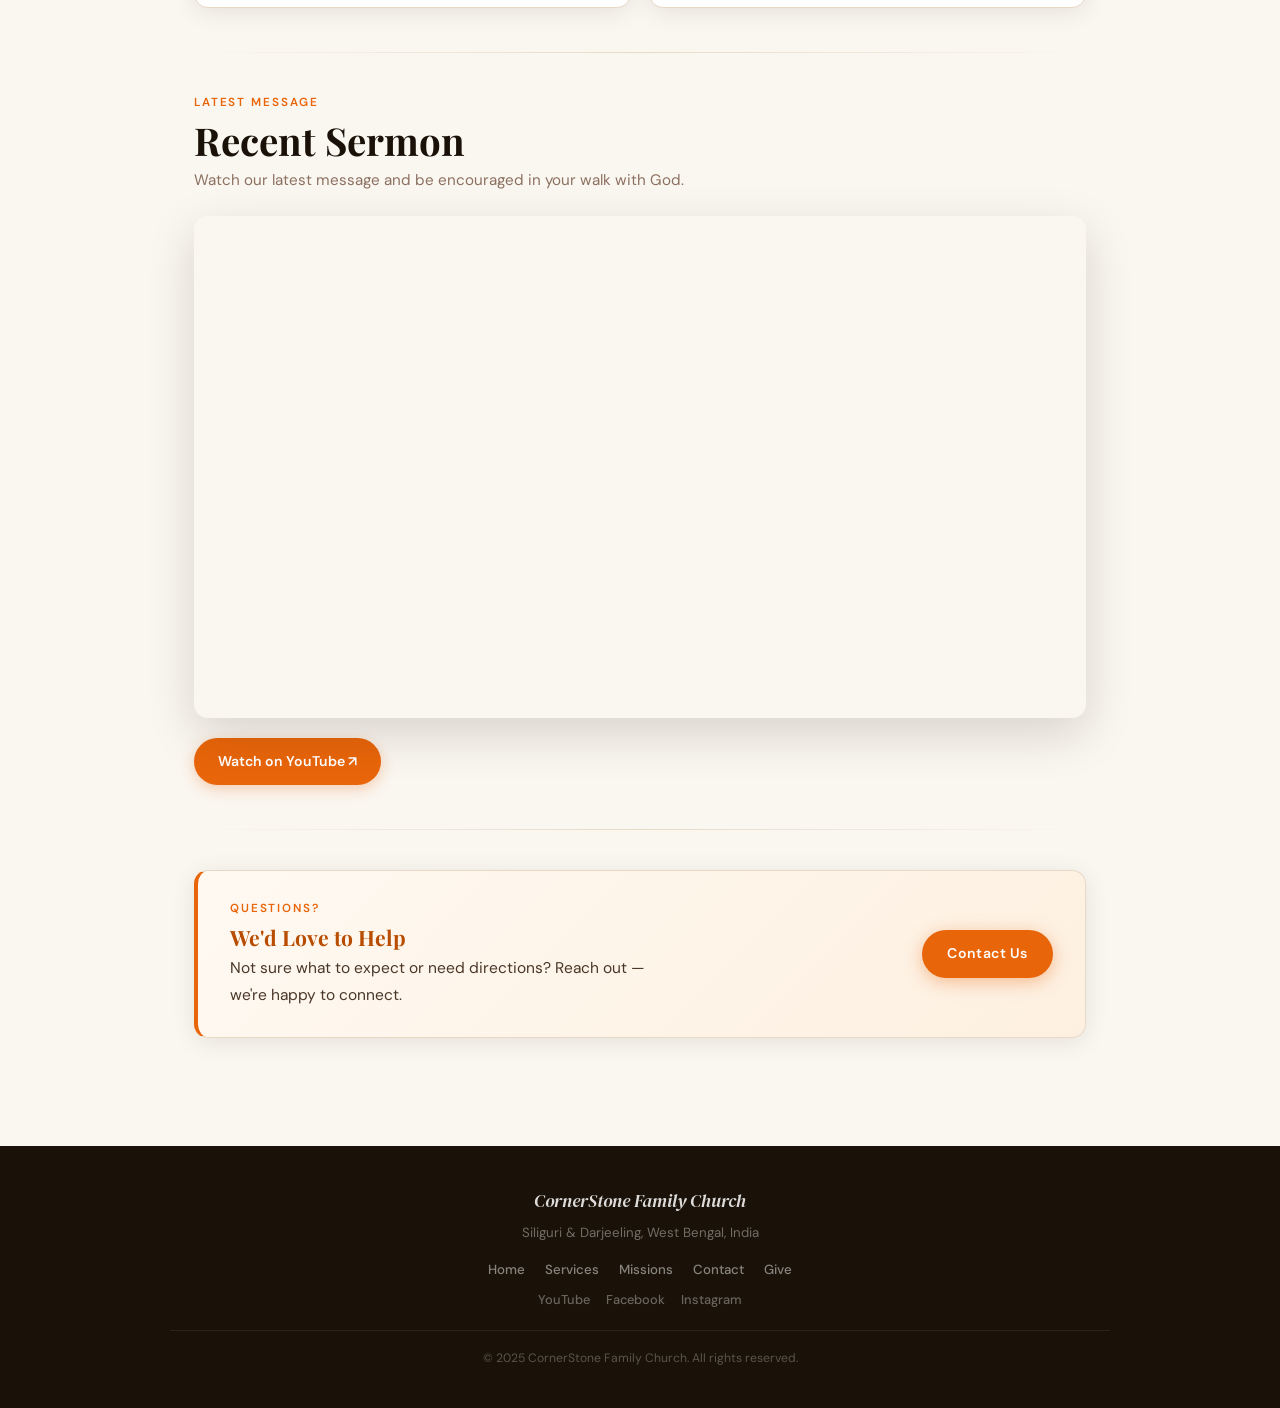
<file: services.html>
<!DOCTYPE html>
<html lang="en">
<head>
  <meta charset="UTF-8">
  <meta name="viewport" content="width=device-width, initial-scale=1.0">
  <title>Services — CornerStone Family Church</title>
  <link rel="stylesheet" href="styles.css">
</head>
<body>

  <header class="site-header">
    <div class="header-inner">
      <img src="corner_stone_church_logo.png" alt="CornerStone Family Logo" class="brand-logo">
      <div class="brand-center">
        <span class="brand-name">CornerStone Family Church</span>
        <span class="brand-tagline">Siliguri &amp; Darjeeling, West Bengal</span>
      </div>
    </div>
  </header>

  <section class="hero hero-sub">
    <div class="hero-bg"></div>
    <div class="hero-pattern"></div>
    <span class="hero-eyebrow">Come as You Are</span>
    <h2>Our <em>Services</em></h2>
    <p>Discover the various ways to worship, grow, and connect with our church family.</p>
  </section>

  <main>

    <section class="intro-banner fade-up">
      <span class="section-label">You Belong Here</span>
      <h3>Experience Our Community</h3>
      <p>Whether it's your first Sunday or you've been coming for years, there is a place for you at CornerStone.</p>
    </section>

    <!-- SERVICE SCHEDULE -->
    <section class="fade-up" id="services-list">
      <div class="section-heading">
        <span class="section-label">Weekly Schedule</span>
        <h2>Services &amp; Programs</h2>
      </div>
      <div class="section-cards" data-stagger>
        <article class="section-card fade-up">
          <span class="card-icon">☀️</span>
          <h3>Sunday Worship</h3>
          <p>Every <strong>Sunday at 10:30 AM</strong> — praise, prayer, and practical teaching from the Word of God.</p>
        </article>
        <article class="section-card fade-up">
          <span class="card-icon">📖</span>
          <h3>Weekday Bible Study</h3>
          <p><strong>Monday – Wednesday, 5:30–6:30 PM</strong> — in-depth Bible study, group discussion, and prayer time.</p>
        </article>
        <article class="section-card fade-up">
          <span class="card-icon">🎉</span>
          <h3>Community Events</h3>
          <p>Special gatherings throughout the month bringing our church family and neighbors together.</p>
        </article>
      </div>
    </section>

    <div class="divider"></div>

    <!-- BRANCHES -->
    <section class="fade-up" id="branches">
      <div class="section-heading">
        <span class="section-label">Locations</span>
        <h2>Our Branch Locations</h2>
        <p>Find a CornerStone location near you.</p>
      </div>
      <div class="section-cards" data-stagger>
        <article class="section-card fade-up">
          <span class="card-icon">📍</span>
          <h3>Siliguri</h3>
          <p>QC9F+V4M, Rd, near gas godown,<br>Kalabari, Siliguri,<br>West Bengal 734003, India</p>
          <a href="https://maps.google.com/?q=QC9F+V4M+Kalabari+Siliguri+West+Bengal" target="_blank" rel="noopener" class="card-action">Get Directions ↗</a>
        </article>
        <article class="section-card fade-up">
          <span class="card-icon">📍</span>
          <h3>Darjeeling</h3>
          <p>27P8+7F5, Tungsung Basti,<br>Darjeeling,<br>West Bengal 734101, India</p>
          <a href="https://maps.google.com/?q=27P8+7F5+Tungsung+Basti+Darjeeling+West+Bengal" target="_blank" rel="noopener" class="card-action">Get Directions ↗</a>
        </article>
      </div>
    </section>

    <div class="divider"></div>

    <!-- LATEST SERMON -->
    <section id="sermons" class="fade-up">
      <div class="section-heading">
        <span class="section-label">Latest Message</span>
        <h2>Recent Sermon</h2>
        <p>Watch our latest message and be encouraged in your walk with God.</p>
      </div>
      <div class="video-container">
        <iframe src="https://www.youtube.com/embed/DhhahPqdODM" title="Latest Sermon"
          allow="accelerometer; autoplay; clipboard-write; encrypted-media; gyroscope; picture-in-picture; web-share"
          allowfullscreen></iframe>
      </div>
      <div class="section-action">
        <a href="https://www.youtube.com/@CORNERSTONEFAMILYSILIGURI" target="_blank" rel="noopener">Watch on YouTube ↗</a>
      </div>
    </section>

    <div class="divider"></div>

    <section class="cta-banner fade-up">
      <div class="cta-banner-text">
        <span class="section-label">Questions?</span>
        <h3>We'd Love to Help</h3>
        <p>Not sure what to expect or need directions? Reach out — we're happy to connect.</p>
      </div>
      <div class="cta-banner-actions">
        <a href="contact.html" class="btn btn-primary">Contact Us</a>
      </div>
    </section>

  </main>

  <footer>
    <div class="footer-inner">
      <div class="footer-brand">CornerStone Family Church</div>
      <p style="font-size:.83rem; margin:.35rem 0 0; color:rgba(255,255,255,.38);">Siliguri &amp; Darjeeling, West Bengal, India</p>
      <div class="footer-links">
        <a href="index.html">Home</a>
        <a href="services.html">Services</a>
        <a href="mission.html">Missions</a>
        <a href="contact.html">Contact</a>
        <a href="give.html">Give</a>
      </div>
      <div class="footer-social">
        <a href="https://www.youtube.com/@CORNERSTONEFAMILYSILIGURI" target="_blank" rel="noopener">YouTube</a>
        <a href="https://www.facebook.com/profile.php?id=61554645342227" target="_blank" rel="noopener">Facebook</a>
        <a href="https://www.instagram.com/cornerstone_family_siliguri/" target="_blank" rel="noopener">Instagram</a>
      </div>
      <div class="footer-bottom">&copy; 2025 CornerStone Family Church. All rights reserved.</div>
    </div>
  </footer>

  <script src="nav.js"></script>
</body>
</html>
</file>
<file: styles.css>
@import url('https://fonts.googleapis.com/css2?family=Playfair+Display:ital,wght@0,700;0,900;1,700&family=DM+Sans:wght@300;400;500;600&family=DM+Serif+Display:ital@0;1&display=swap');

*, *::before, *::after { box-sizing: border-box; margin: 0; padding: 0; }

:root {
  --brand:        #e8650a;
  --brand-dark:   #b84c00;
  --brand-light:  #fdf0e3;
  --brand-mid:    #f5a55a;
  --gold:         #d4933e;
  --ink:          #1a1208;
  --ink-soft:     #4a3728;
  --ink-faint:    #8c7060;
  --paper:        #faf6f0;
  --paper-warm:   #f5ede0;
  --white:        #ffffff;
  --card-border:  #e8d9c7;
  --radius:       14px;
  --radius-sm:    8px;
  --shadow:       0 4px 24px rgba(26,18,8,.09);
  --shadow-lg:    0 16px 48px rgba(26,18,8,.15);
  --transition:   0.25s cubic-bezier(0.4,0,0.2,1);
  /* nav height — used to offset anchors if needed */
  --nav-h:        46px;
}

html { scroll-behavior: smooth; font-size: 16px; -webkit-text-size-adjust: 100%; }

body {
  font-family: 'DM Sans', sans-serif;
  background: var(--paper);
  color: var(--ink);
  line-height: 1.65;
  overflow-x: hidden;
  -webkit-font-smoothing: antialiased;
}

::-webkit-scrollbar { width: 5px; }
::-webkit-scrollbar-track { background: var(--paper-warm); }
::-webkit-scrollbar-thumb { background: var(--brand-mid); border-radius: 99px; }

/* ── TYPOGRAPHY ── */
h1,h2,h3,h4 { font-family: 'Playfair Display', Georgia, serif; line-height: 1.18; color: var(--ink); }
h2 { font-size: clamp(1.45rem, 3.5vw, 2.4rem); font-weight: 700; }
h3 { font-size: clamp(1rem, 2vw, 1.32rem); font-weight: 700; }
p  { font-size: 0.97rem; color: var(--ink-soft); line-height: 1.75; }
a  { color: var(--brand); text-decoration: none; transition: color var(--transition); }
a:hover { color: var(--brand-dark); }
strong { color: var(--ink); }

/* ── HEADER ── */
.site-header {
  background:
    radial-gradient(ellipse at 50% 140%, rgba(232,101,10,.18) 0%, transparent 65%),
    linear-gradient(180deg, #0f0904 0%, #1a1208 100%);
  padding: 1.4rem 2rem 1.6rem;
  display: flex;
  align-items: center;
  justify-content: center;
  position: relative;
  overflow: hidden;
}

/* subtle dot-grid texture */
.site-header::before {
  content: '';
  position: absolute; inset: 0; pointer-events: none;
  background-image: radial-gradient(circle, rgba(255,255,255,.06) 1px, transparent 1px);
  background-size: 28px 28px;
}

/* bottom gradient bar — thicker, more dramatic */
.site-header::after {
  content: '';
  position: absolute;
  bottom: 0; left: 0; right: 0; height: 4px;
  background: linear-gradient(90deg,
    transparent 0%,
    var(--brand-dark) 15%,
    var(--brand) 35%,
    var(--gold) 50%,
    var(--brand) 65%,
    var(--brand-dark) 85%,
    transparent 100%);
  box-shadow: 0 0 18px rgba(232,101,10,.6), 0 0 40px rgba(232,101,10,.25);
}

/* centered inner wrapper */
.header-inner {
  display: flex;
  flex-direction: column;
  align-items: center;
  gap: 0.75rem;
  position: relative;
  z-index: 1;
}

.brand-logo {
  height: 110px; width: auto;
  border-radius: 0;
  border: none;
  object-fit: contain;
  opacity: 0.88;
  transition: transform var(--transition), opacity var(--transition);
}
.brand-logo:hover {
  transform: scale(1.04);
  opacity: 1;
}

.brand-center {
  display: flex;
  flex-direction: column;
  align-items: center;
  gap: 0.28rem;
}

/* ── THE TITLE ── */
.brand-name {
  font-family: 'Playfair Display', Georgia, serif;
  font-size: clamp(1.6rem, 5.5vw, 3.6rem);
  font-weight: 900;
  font-style: italic;
  letter-spacing: 0.02em;
  line-height: 1;
  text-align: center;
  background: linear-gradient(
    160deg,
    #ffffff   0%,
    #ffe8c8  22%,
    #ffb366  45%,
    #f5a55a  58%,
    #e8650a  78%,
    #c44d00  100%
  );
  -webkit-background-clip: text;
  -webkit-text-fill-color: transparent;
  background-clip: text;
  filter:
    drop-shadow(0 0 3px rgba(255,160,80,.9))
    drop-shadow(0 0 12px rgba(232,101,10,.7))
    drop-shadow(0 0 30px rgba(200,80,0,.45))
    drop-shadow(0 2px 2px rgba(0,0,0,.6));
  animation: titleGlow 3.5s ease-in-out infinite alternate;
}

@keyframes titleGlow {
  from {
    filter:
      drop-shadow(0 0 2px rgba(255,160,80,.8))
      drop-shadow(0 0 10px rgba(232,101,10,.6))
      drop-shadow(0 0 24px rgba(200,80,0,.35))
      drop-shadow(0 2px 2px rgba(0,0,0,.6));
  }
  to {
    filter:
      drop-shadow(0 0 5px rgba(255,180,100,1))
      drop-shadow(0 0 18px rgba(232,101,10,.85))
      drop-shadow(0 0 42px rgba(200,80,0,.55))
      drop-shadow(0 2px 2px rgba(0,0,0,.6));
  }
}

/* location tagline under the title */
.brand-tagline {
  font-family: 'DM Sans', sans-serif;
  font-size: clamp(0.7rem, 1.5vw, 0.85rem);
  font-weight: 500;
  letter-spacing: 0.18em;
  text-transform: uppercase;
  color: rgba(255,255,255,.38);
  display: block;
  text-align: center;
}

/* ── HEADER RESPONSIVE ── */
@media (max-width: 768px) {
  .site-header { padding: 1.1rem 1rem 1.3rem; }
  .brand-logo { height: 54px; border-radius: 10px; }
  .brand-name { font-size: clamp(1.25rem, 6vw, 2rem); }
}
@media (max-width: 380px) {
  .brand-name { font-size: clamp(1.1rem, 7vw, 1.5rem); letter-spacing: 0.01em; }
  .brand-tagline { font-size: 0.65rem; letter-spacing: 0.12em; }
}

/* ── NAV ── */
.site-nav {
  position: sticky; top: 0; z-index: 1000;
  background: var(--ink);
  border-bottom: 2px solid var(--brand);
}
/* inner wrapper: links left/center, socials right */
.nav-inner {
  display: flex;
  align-items: stretch;
  justify-content: space-between;
  max-width: 1200px;
  margin: 0 auto;
  padding: 0 1.25rem;
  position: relative;
}
.nav-links {
  list-style: none;
  display: flex;
  flex-wrap: nowrap;
  align-items: stretch;
  gap: 0;
  margin: 0; padding: 0;
}
.nav-links li a {
  display: flex; align-items: center;
  padding: 0 1rem;
  height: var(--nav-h);
  color: rgba(255,255,255,.7);
  font-weight: 600;
  font-size: 0.8rem;
  letter-spacing: 0.07em;
  text-transform: uppercase;
  transition: color var(--transition);
  position: relative;
  white-space: nowrap;
}
.nav-links li a::after {
  content: '';
  position: absolute;
  bottom: 0; left: 50%; right: 50%; height: 2px;
  background: var(--brand);
  transition: left var(--transition), right var(--transition);
}
.nav-links li a:hover { color: var(--white); }
.nav-links li a:hover::after,
.nav-links li a.active::after { left: 12%; right: 12%; }
.nav-links li a.active { color: var(--brand-mid); }
.nav-links li a.active::after { background: var(--brand-mid); }

/* Social icons in nav */
.nav-socials {
  display: flex; align-items: center; gap: 0.1rem;
  flex-shrink: 0;
}
.nav-social-link {
  display: flex; align-items: center; gap: 0.38rem;
  padding: 0 0.72rem;
  height: var(--nav-h);
  color: rgba(255,255,255,.52);
  font-size: 0.76rem; font-weight: 600;
  letter-spacing: 0.04em;
  transition: color var(--transition), background var(--transition);
  white-space: nowrap;
}
.nav-social-link svg { flex-shrink: 0; }
.nav-social-link:hover { color: var(--brand-mid); background: rgba(255,255,255,.05); }
.nav-social-label { /* shown on wider screens */ }

/* Hamburger */
.nav-toggle {
  display: none;
  background: none; border: none; cursor: pointer;
  padding: 0.75rem 0.5rem;
  align-items: center; justify-content: center;
  flex-direction: column; gap: 5px;
  flex-shrink: 0;
}
.nav-toggle span {
  display: block; width: 22px; height: 2px;
  background: var(--white);
  transition: transform .3s, opacity .3s;
}

/* ── HERO ── */
.hero {
  position: relative;
  min-height: 56vh;
  display: flex; flex-direction: column;
  align-items: center; justify-content: center;
  text-align: center;
  padding: 3rem 1.5rem 3rem;
  overflow: hidden;
  background: var(--ink);
}
.hero-bg {
  position: absolute; inset: 0;
  background:
    radial-gradient(ellipse at 28% 62%, rgba(232,101,10,.32) 0%, transparent 60%),
    radial-gradient(ellipse at 78% 22%, rgba(212,147,62,.22) 0%, transparent 55%),
    linear-gradient(160deg, #2a1a0a 0%, #1a1208 55%, #0e0804 100%);
}
.hero-pattern {
  position: absolute; inset: 0; opacity: .06;
  background-image: radial-gradient(circle, rgba(255,255,255,.7) 1px, transparent 1px);
  background-size: 34px 34px;
}
.hero > * { position: relative; z-index: 1; }

.hero-eyebrow {
  display: inline-block;
  font-size: 0.73rem; font-weight: 600;
  letter-spacing: 0.18em; text-transform: uppercase;
  color: var(--brand-mid);
  background: rgba(232,101,10,.12);
  border: 1px solid rgba(232,101,10,.28);
  padding: 0.3rem 1rem; border-radius: 99px;
  margin-bottom: 1.4rem;
  animation: fadeUp 0.7s ease both;
}
.hero h2 {
  font-size: clamp(1.9rem, 6vw, 4.2rem);
  font-weight: 900; color: var(--white);
  max-width: 780px; margin: 0 auto; line-height: 1.1;
  animation: fadeUp 0.8s 0.1s ease both;
}
.hero h2 em { font-style: italic; color: var(--brand-mid); }
.hero p {
  font-size: clamp(0.95rem, 2vw, 1.18rem);
  color: rgba(255,255,255,.68);
  max-width: 560px; margin: 1.2rem auto 0;
  animation: fadeUp 0.8s 0.2s ease both;
}
.hero-cta {
  display: flex; gap: 0.9rem; flex-wrap: wrap;
  justify-content: center; margin-top: 2rem;
  animation: fadeUp 0.8s 0.3s ease both;
}
.hero-sub { min-height: 30vh; padding: 2.5rem 1.5rem; }

/* ── BUTTONS ── */
.btn {
  display: inline-flex; align-items: center; justify-content: center;
  font-family: 'DM Sans', sans-serif;
  font-weight: 600; font-size: 0.88rem;
  letter-spacing: 0.03em;
  padding: 0.8rem 1.6rem;
  border-radius: 99px; cursor: pointer;
  transition: transform var(--transition), box-shadow var(--transition), background var(--transition), color var(--transition);
  text-decoration: none; border: none;
  touch-action: manipulation;
  -webkit-tap-highlight-color: transparent;
}
.btn:hover { text-decoration: none; transform: translateY(-2px); }

.btn-primary, .hero-cta a:not(.btn-outline) {
  display: inline-flex; align-items: center; justify-content: center;
  font-family: 'DM Sans', sans-serif;
  font-weight: 600; font-size: 0.88rem; letter-spacing: 0.03em;
  padding: 0.8rem 1.6rem; border-radius: 99px; cursor: pointer;
  background: var(--brand); color: var(--white);
  box-shadow: 0 4px 18px rgba(232,101,10,.38);
  transition: transform var(--transition), box-shadow var(--transition), background var(--transition);
  text-decoration: none; border: none;
  touch-action: manipulation; -webkit-tap-highlight-color: transparent;
}
.btn-primary:hover, .hero-cta a:not(.btn-outline):hover {
  background: var(--brand-dark); transform: translateY(-2px);
  box-shadow: 0 8px 24px rgba(232,101,10,.42); color: var(--white);
}

.btn-outline, .hero-cta a.secondary {
  display: inline-flex; align-items: center; justify-content: center;
  font-family: 'DM Sans', sans-serif;
  font-weight: 600; font-size: 0.88rem; letter-spacing: 0.03em;
  padding: 0.8rem 1.6rem; border-radius: 99px; cursor: pointer;
  background: transparent; color: var(--white);
  border: 2px solid rgba(255,255,255,.4);
  transition: transform var(--transition), background var(--transition), border-color var(--transition);
  text-decoration: none;
  touch-action: manipulation; -webkit-tap-highlight-color: transparent;
}
.btn-outline:hover, .hero-cta a.secondary:hover {
  background: rgba(255,255,255,.1); border-color: rgba(255,255,255,.75);
  transform: translateY(-2px); color: var(--white);
}

.btn-ghost {
  background: transparent; color: var(--brand-dark);
  border: 2px solid var(--brand);
}
.btn-ghost:hover { background: var(--brand-light); }

/* ── LAYOUT ── */
main { max-width: 940px; margin: 0 auto; padding: 2.5rem 1.5rem 4rem; }
section { margin-bottom: 2.75rem; }

/* ── BANNERS ── */
.intro-banner {
  background: linear-gradient(135deg, #fff9f2, #fdf0e0);
  border: 1px solid var(--card-border);
  border-left: 4px solid var(--brand);
  padding: 1.6rem 1.75rem;
  border-radius: var(--radius);
  box-shadow: var(--shadow);
}
.intro-banner h3 { color: var(--brand-dark); margin-bottom: 0.4rem; }

.cta-banner {
  display: flex; align-items: center; justify-content: space-between;
  gap: 1.5rem; flex-wrap: wrap;
  background: linear-gradient(135deg, #fff9f2, #fdf0e0);
  border: 1px solid var(--card-border);
  border-left: 4px solid var(--brand);
  padding: 1.75rem 2rem;
  border-radius: var(--radius);
  box-shadow: var(--shadow);
}
.cta-banner-text h3 { color: var(--brand-dark); margin-bottom: 0.3rem; }
.cta-banner-text p { max-width: 440px; }
.cta-banner-actions { display: flex; gap: 0.75rem; flex-wrap: wrap; flex-shrink: 0; }

/* ── LABELS / HEADINGS ── */
.section-label {
  font-size: 0.73rem; font-weight: 600;
  letter-spacing: 0.16em; text-transform: uppercase;
  color: var(--brand); display: block; margin-bottom: 0.4rem;
}
.section-heading { margin-bottom: 1.4rem; }
.section-heading h2 { margin-bottom: 0.2rem; }
.section-heading p { color: var(--ink-faint); font-size: 0.95rem; }

/* ── CARDS ── */
.section-cards {
  display: grid;
  grid-template-columns: repeat(auto-fit, minmax(210px, 1fr));
  gap: 1.1rem; margin-top: 1.1rem;
}
.section-card {
  background: var(--white);
  border: 1px solid var(--card-border);
  border-radius: var(--radius);
  padding: 1.35rem 1.4rem;
  box-shadow: var(--shadow);
  transition: transform var(--transition), box-shadow var(--transition);
}
.section-card:hover { transform: translateY(-4px); box-shadow: var(--shadow-lg); }
.section-card h3 { color: var(--brand-dark); margin-bottom: 0.45rem; font-size: 1.02rem; }
.section-card p { font-size: 0.91rem; }
.section-card .card-icon { font-size: 1.75rem; margin-bottom: 0.6rem; display: block; }
.section-card .card-action {
  display: inline-block; margin-top: 0.9rem;
  font-size: 0.83rem; font-weight: 600; color: var(--brand);
  border-bottom: 1px solid var(--brand-mid); padding-bottom: 1px;
  transition: color var(--transition);
}
.section-card .card-action:hover { color: var(--brand-dark); }

.section-action { margin-top: 1.25rem; }
.section-action a {
  display: inline-flex; align-items: center; justify-content: center;
  background: var(--brand); color: var(--white);
  font-family: 'DM Sans', sans-serif; font-weight: 600;
  font-size: 0.88rem; padding: 0.76rem 1.5rem;
  border-radius: 99px; text-decoration: none;
  box-shadow: 0 4px 14px rgba(232,101,10,.28);
  transition: background var(--transition), transform var(--transition), box-shadow var(--transition);
  touch-action: manipulation; -webkit-tap-highlight-color: transparent;
}
.section-action a:hover {
  background: var(--brand-dark); transform: translateY(-2px);
  box-shadow: 0 8px 22px rgba(232,101,10,.35);
}

/* ── DIVIDER ── */
.divider {
  height: 1px;
  background: linear-gradient(90deg, transparent, var(--card-border), transparent);
  margin: 0.25rem 0 2.5rem;
}

/* ── MISSION CARDS ── */
.mission-card {
  background: var(--white);
  border: 1px solid var(--card-border);
  border-left: 5px solid var(--brand);
  border-radius: var(--radius);
  padding: 1.7rem 1.75rem;
  margin-bottom: 1.1rem;
  box-shadow: var(--shadow);
  transition: transform var(--transition), box-shadow var(--transition);
}
.mission-card:hover { transform: translateY(-3px); box-shadow: var(--shadow-lg); }
.mission-card h2 { font-size: 1.28rem; color: var(--ink); margin-bottom: 0.3rem; }
.mission-date {
  font-size: 0.76rem; color: var(--brand); font-weight: 600;
  letter-spacing: 0.07em; text-transform: uppercase; margin-bottom: 0.6rem;
}
.mission-stats { display: flex; gap: 1rem; margin-top: 1rem; flex-wrap: wrap; }
.mission-stat {
  text-align: center;
  background: var(--brand-light);
  border-radius: var(--radius-sm);
  padding: 0.65rem 1.1rem; min-width: 85px;
}
.stat-num {
  display: block; font-size: 1.5rem;
  font-family: 'Playfair Display', serif; font-weight: 900;
  color: var(--brand-dark); line-height: 1;
}
.stat-label {
  display: block; font-size: 0.68rem; font-weight: 600;
  letter-spacing: 0.08em; text-transform: uppercase;
  color: var(--ink-faint); margin-top: 0.2rem;
}

/* ── LEADER GRID ── */
.leader-grid {
  display: grid;
  grid-template-columns: repeat(auto-fit, minmax(235px, 1fr));
  gap: 1.1rem; margin-top: 1.1rem;
}
.leader-card {
  background: var(--white);
  border: 1px solid var(--card-border);
  border-radius: var(--radius);
  padding: 1.35rem;
  box-shadow: var(--shadow);
  display: flex; align-items: center; gap: 1rem;
  transition: transform var(--transition), box-shadow var(--transition);
}
.leader-card:hover { transform: translateY(-3px); box-shadow: var(--shadow-lg); }
.leader-card img {
  width: 64px; height: 64px; border-radius: 50%;
  object-fit: cover; border: 3px solid var(--brand); flex-shrink: 0;
}
.leader-card-content h3 {
  font-size: 0.7rem; text-transform: uppercase;
  letter-spacing: 0.12em; color: var(--brand);
  margin-bottom: 0.12rem;
  font-family: 'DM Sans', sans-serif; font-weight: 700;
}
.leader-name {
  font-size: 0.98rem; color: var(--ink);
  font-family: 'Playfair Display', serif; font-weight: 700;
  display: block; margin-bottom: 0.32rem;
}
.leader-card-content p { font-size: 0.82rem; margin: 0.07rem 0; color: var(--ink-soft); }
.leader-card-content a { color: var(--brand); }

/* Avatar initials */
.leader-avatar {
  width: 64px; height: 64px; border-radius: 50%;
  background: linear-gradient(135deg, var(--brand), var(--brand-dark));
  color: var(--white);
  font-family: 'Playfair Display', serif; font-weight: 900; font-size: 1.1rem;
  display: flex; align-items: center; justify-content: center;
  flex-shrink: 0; border: 3px solid var(--brand);
}

/* ── VIDEO ── */
.video-container {
  position: relative; padding-bottom: 56.25%; height: 0;
  overflow: hidden; border-radius: var(--radius);
  box-shadow: var(--shadow-lg); margin: 1.1rem 0;
}
.video-container iframe {
  position: absolute; top: 0; left: 0; width: 100%; height: 100%; border: 0;
}

/* ── CONTACT FORM ── */
.contact-form {
  background: var(--white); border: 1px solid var(--card-border);
  border-radius: var(--radius); padding: 1.75rem; box-shadow: var(--shadow);
}
.form-row { display: grid; grid-template-columns: 1fr 1fr; gap: 1rem; }
.form-group { display: flex; flex-direction: column; gap: 0.32rem; margin-bottom: 0.85rem; }
.form-group label {
  font-size: 0.76rem; font-weight: 600;
  letter-spacing: 0.06em; text-transform: uppercase; color: var(--ink-soft);
}
.form-group input,
.form-group textarea {
  padding: 0.7rem 0.95rem;
  border: 1.5px solid var(--card-border);
  border-radius: var(--radius-sm);
  font-family: 'DM Sans', sans-serif; font-size: 1rem;
  color: var(--ink); background: var(--paper);
  transition: border-color var(--transition), box-shadow var(--transition);
  outline: none; width: 100%;
  /* Prevent iOS zoom on focus (font-size >= 16px) */
  font-size: max(1rem, 16px);
}
.form-group input:focus,
.form-group textarea:focus {
  border-color: var(--brand); box-shadow: 0 0 0 3px rgba(232,101,10,.1);
}
.form-group textarea { resize: vertical; min-height: 115px; }
.form-submit {
  width: 100%; padding: 0.9rem;
  background: var(--brand); color: var(--white);
  font-family: 'DM Sans', sans-serif; font-weight: 600; font-size: 0.97rem;
  border: none; border-radius: var(--radius-sm); cursor: pointer;
  transition: background var(--transition), transform var(--transition);
  touch-action: manipulation; -webkit-tap-highlight-color: transparent;
}
.form-submit:hover { background: var(--brand-dark); transform: translateY(-1px); }

/* ── INFO CARDS ── */
.info-grid {
  display: grid; grid-template-columns: repeat(auto-fit, minmax(200px, 1fr));
  gap: 1.1rem; margin-top: 1.1rem;
}
.info-card {
  background: var(--white); border: 1px solid var(--card-border);
  border-radius: var(--radius); padding: 1.35rem; box-shadow: var(--shadow);
}
.info-card .info-icon { font-size: 1.55rem; margin-bottom: 0.6rem; display: block; }
.info-card h3 {
  font-size: 0.7rem; text-transform: uppercase; letter-spacing: 0.12em;
  color: var(--brand); margin-bottom: 0.42rem;
  font-family: 'DM Sans', sans-serif; font-weight: 700;
}
.info-card p, .info-card a { font-size: 0.89rem; color: var(--ink-soft); line-height: 1.85; }
.info-card a:hover { color: var(--brand-dark); }

/* ── HOURS TABLE ── */
.hours-table { width: 100%; border-collapse: collapse; margin-top: 0.45rem; }
.hours-table tr:not(:last-child) td { border-bottom: 1px solid var(--card-border); }
.hours-table td { padding: 0.55rem 0.2rem; font-size: 0.85rem; }
.hours-table td:first-child { color: var(--ink-soft); font-weight: 500; }
.hours-table td:last-child { color: var(--brand-dark); font-weight: 600; text-align: right; }

/* ── SOCIAL LINKS (contact page) ── */
.social-links { display: flex; gap: 0.85rem; flex-wrap: wrap; margin-top: 1rem; }
.social-link {
  display: flex; align-items: center; gap: 0.5rem;
  background: var(--white); border: 1px solid var(--card-border);
  border-radius: 99px; padding: 0.56rem 1.15rem;
  font-weight: 600; font-size: 0.86rem; color: var(--ink);
  box-shadow: var(--shadow);
  transition: transform var(--transition), box-shadow var(--transition), background var(--transition);
  touch-action: manipulation;
}
.social-link:hover {
  transform: translateY(-2px); box-shadow: var(--shadow-lg);
  background: var(--brand-light); color: var(--brand-dark);
}

/* ── GIVE CARDS ── */
.give-grid {
  display: grid; grid-template-columns: repeat(auto-fit, minmax(215px, 1fr));
  gap: 1.1rem; margin-top: 1.1rem;
}
.give-card {
  background: var(--white); border: 1px solid var(--card-border);
  border-radius: var(--radius); padding: 1.7rem 1.4rem; text-align: center;
  box-shadow: var(--shadow);
  transition: transform var(--transition), box-shadow var(--transition);
}
.give-card:hover { transform: translateY(-4px); box-shadow: var(--shadow-lg); }
.give-card .give-icon { font-size: 2.1rem; margin-bottom: 0.85rem; display: block; }
.give-card h3 { color: var(--ink); margin-bottom: 0.42rem; font-size: 1.07rem; }
.give-card p { font-size: 0.89rem; color: var(--ink-soft); margin-bottom: 1.15rem; }
.give-card.give-highlight {
  background: linear-gradient(145deg, var(--brand), var(--brand-dark));
  border-color: transparent;
}
.give-card.give-highlight h3,
.give-card.give-highlight p { color: rgba(255,255,255,.92); }
.give-card.give-highlight .section-action a {
  background: var(--white); color: var(--brand-dark);
  box-shadow: 0 4px 14px rgba(0,0,0,.15);
}
.give-card.give-highlight .section-action a:hover { background: var(--brand-light); }

/* ── FOOTER ── */
footer {
  background: var(--ink); color: rgba(255,255,255,.45);
  padding: 2.5rem 1.5rem; text-align: center;
}
.footer-inner { max-width: 940px; margin: 0 auto; }
.footer-brand {
  font-family: 'DM Serif Display', serif;
  font-size: 1.12rem; font-style: italic;
  color: rgba(255,255,255,.85); margin-bottom: 0.3rem;
}
.footer-links {
  display: flex; gap: 1.25rem; justify-content: center;
  flex-wrap: wrap; margin: 0.9rem 0 0.55rem;
}
.footer-links a {
  color: rgba(255,255,255,.48); font-size: 0.83rem; font-weight: 500;
  transition: color var(--transition);
}
.footer-links a:hover { color: var(--brand-mid); }
.footer-social { display: flex; gap: 1rem; justify-content: center; margin-bottom: 0.4rem; }
.footer-social a {
  color: rgba(255,255,255,.35); font-size: 0.8rem; font-weight: 500;
  transition: color var(--transition);
}
.footer-social a:hover { color: var(--brand-mid); }
.footer-bottom {
  font-size: 0.76rem; margin-top: 1.2rem;
  border-top: 1px solid rgba(255,255,255,.08);
  padding-top: 1.1rem; color: rgba(255,255,255,.28);
}

/* ── ANIMATIONS ── */
@keyframes fadeUp {
  from { opacity: 0; transform: translateY(20px); }
  to   { opacity: 1; transform: translateY(0); }
}
.fade-up { opacity: 0; transform: translateY(22px); transition: opacity 0.55s ease, transform 0.55s ease; }
.fade-up.visible { opacity: 1; transform: translateY(0); }

/* ── RESPONSIVE: TABLET (≤ 900px) ── */
@media (max-width: 900px) {
  /* hide text labels on social icons to save space */
  .nav-social-link span { display: none; }
  .nav-social-link { padding: 0 0.6rem; }
}

/* ── RESPONSIVE: MOBILE (≤ 768px) ── */
@media (max-width: 768px) {
  :root { --nav-h: 44px; }

  /* Header */
  .site-header { padding: 0 1rem; min-height: 60px; }
  .brand-logo { height: 38px; }

  /* Nav: stack links vertically, show hamburger */
  .nav-inner { flex-wrap: wrap; padding: 0 0.75rem; }
  .nav-toggle { display: flex; order: 1; }
  .nav-socials { order: 2; margin-left: auto; }
  .nav-social-link span { display: none; }
  .nav-social-link { padding: 0 0.55rem; }

  .nav-links {
    display: none;
    flex-direction: column;
    width: 100%;
    order: 3;
    border-top: 1px solid rgba(255,255,255,.08);
    padding-bottom: 0.5rem;
  }
  .nav-links.open { display: flex; }
  .nav-links li a {
    height: auto;
    padding: 0.75rem 1rem;
    border-bottom: 1px solid rgba(255,255,255,.06);
    font-size: 0.85rem;
  }
  .nav-links li a::after { display: none; }

  /* Hero */
  .hero { min-height: 40vh; padding: 2.5rem 1.15rem 2.5rem; }
  .hero-sub { min-height: 24vh; padding: 2rem 1.15rem 2rem; }
  .hero-cta { flex-direction: column; align-items: stretch; }
  .hero-cta a { text-align: center; }

  /* Layout */
  main { padding: 1.75rem 1rem 3rem; }

  /* Cards: 1 column on very small screens is handled by minmax, but force it */
  .section-cards { grid-template-columns: 1fr 1fr; }

  /* Forms */
  .form-row { grid-template-columns: 1fr; }
  .contact-form { padding: 1.25rem; }

  /* CTA banner */
  .cta-banner { flex-direction: column; padding: 1.4rem 1.25rem; }
  .cta-banner-actions { width: 100%; }
  .cta-banner-actions .btn,
  .cta-banner-actions .btn-primary,
  .cta-banner-actions .btn-ghost { flex: 1; text-align: center; justify-content: center; }

  /* Mission */
  .mission-card { padding: 1.2rem 1.1rem; }

  /* Footer */
  .footer-links { gap: 0.9rem; }
}

/* ── RESPONSIVE: SMALL MOBILE (≤ 480px) ── */
@media (max-width: 480px) {
  .section-cards { grid-template-columns: 1fr; }
  .give-grid { grid-template-columns: 1fr; }
  .leader-grid { grid-template-columns: 1fr; }
  .info-grid { grid-template-columns: 1fr; }
  .mission-stats { gap: 0.55rem; }
  .social-links { flex-direction: column; }
  .hero-cta a { width: 100%; }
  .intro-banner { padding: 1.25rem 1.1rem; }
  main { padding: 1.5rem 0.9rem 2.5rem; }
}

/* ── OPTION C: FILM STRIP (two rows) ── */
.hero-split {
  flex-direction: column !important;
  align-items: center !important;
  justify-content: center !important;
  text-align: center !important;
  padding: 2.5rem 2rem 0 !important;
  min-height: 58vh;
  position: relative;
  overflow: hidden;
  gap: 0;
}

.hero-text {
  position: relative;
  z-index: 2;
  display: flex;
  flex-direction: column;
  align-items: center;
  padding-bottom: 2.5rem;
  max-width: 720px;
}

.hero-split .hero-eyebrow { animation: fadeUp 0.7s ease both; }
.hero-split h2 { animation: fadeUp 0.8s 0.1s ease both; }
.hero-split p  { animation: fadeUp 0.8s 0.2s ease both; }
.hero-split .hero-cta {
  justify-content: center;
  animation: fadeUp 0.8s 0.3s ease both;
}

/* Strip wrapper */
.hero-strip {
  width: 100%;
  overflow: hidden;
  padding-bottom: 0;
  mask-image: linear-gradient(90deg, transparent 0%, black 6%, black 94%, transparent 100%);
  -webkit-mask-image: linear-gradient(90deg, transparent 0%, black 6%, black 94%, transparent 100%);
}

.strip-track {
  display: flex;
  gap: 14px;
  width: max-content;
  padding: 4px 0;
  animation: stripLeft 28s linear infinite;
}

@keyframes stripLeft {
  from { transform: translateX(0); }
  to   { transform: translateX(-50%); }
}

.strip-track img {
  height: 230px;
  width: auto;
  border-radius: 16px;
  object-fit: cover;
  object-position: center top;
  box-shadow: 0 6px 28px rgba(0,0,0,.55);
  border: 2px solid rgba(232,101,10,.25);
  flex-shrink: 0;
  transition: transform 0.3s ease, box-shadow 0.3s ease;
}

.strip-track img:hover {
  transform: scale(1.05) translateY(-5px);
  box-shadow: 0 14px 38px rgba(232,101,10,.4);
  border-color: rgba(232,101,10,.65);
}

@media (max-width: 768px) {
  .hero-split { padding: 2.5rem 1rem 0 !important; }
  .strip-track img { height: 145px; border-radius: 10px; }
  .strip-track { gap: 8px; }
}

/* ── TOUCH IMPROVEMENTS ── */
@media (hover: none) {
  /* Remove hover transforms on touch devices — they stick */
  .section-card:hover,
  .leader-card:hover,
  .mission-card:hover,
  .give-card:hover { transform: none; box-shadow: var(--shadow); }
  .btn-primary:hover, .hero-cta a:not(.btn-outline):hover,
  .btn-outline:hover, .hero-cta a.secondary:hover,
  .btn-ghost:hover,
  .section-action a:hover { transform: none; }
}
</file>
